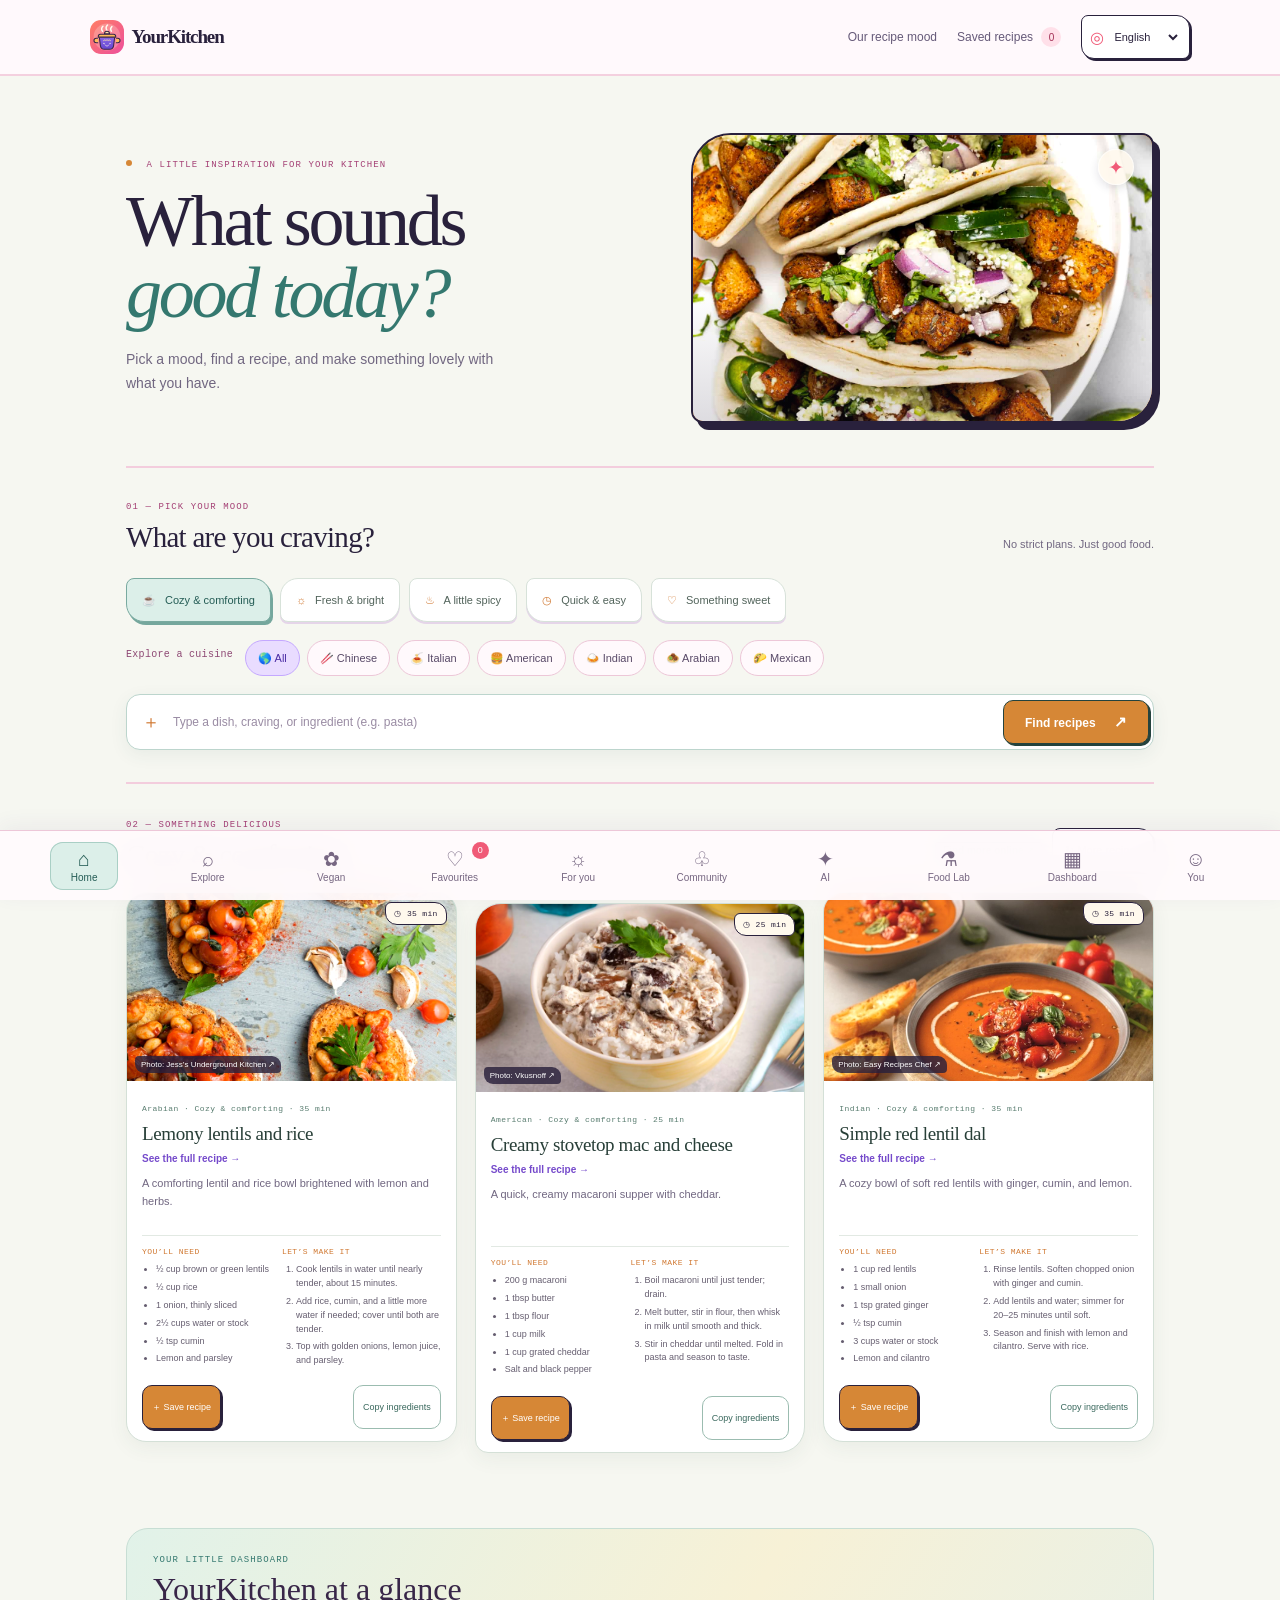
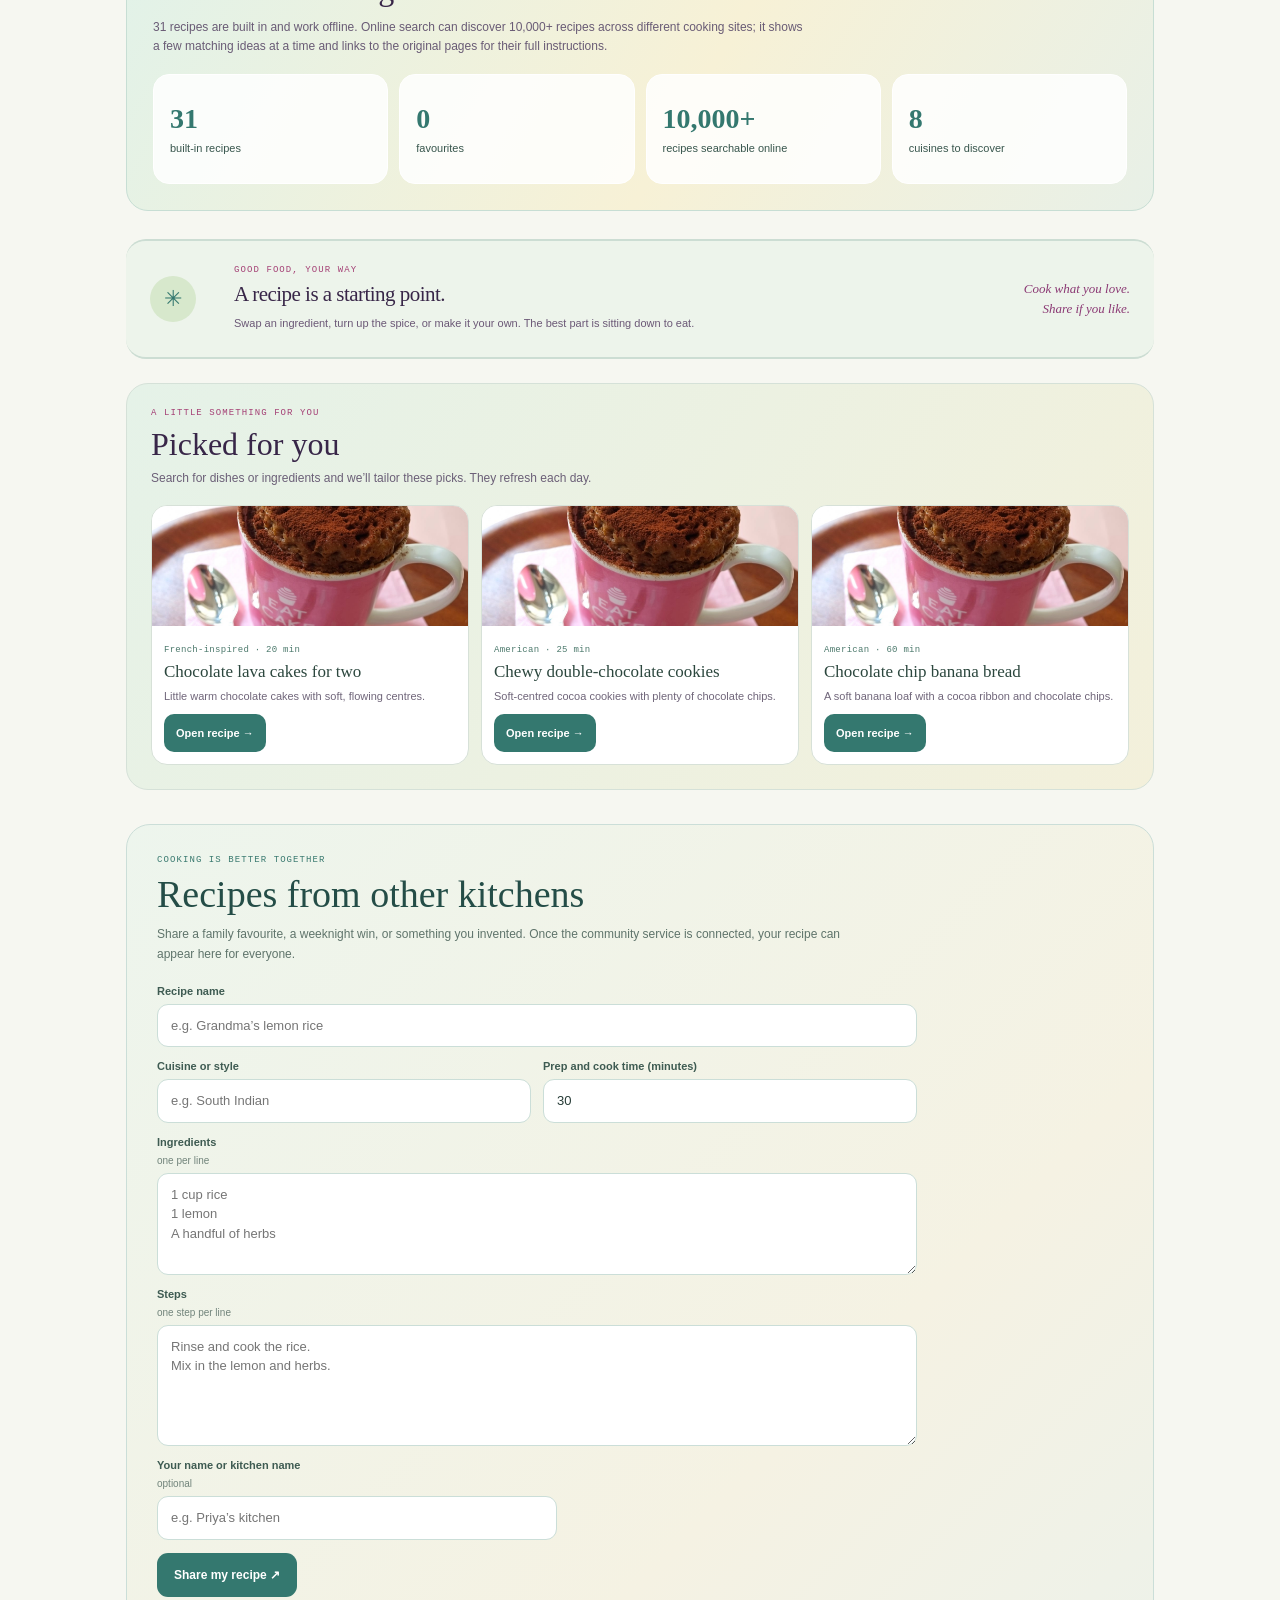
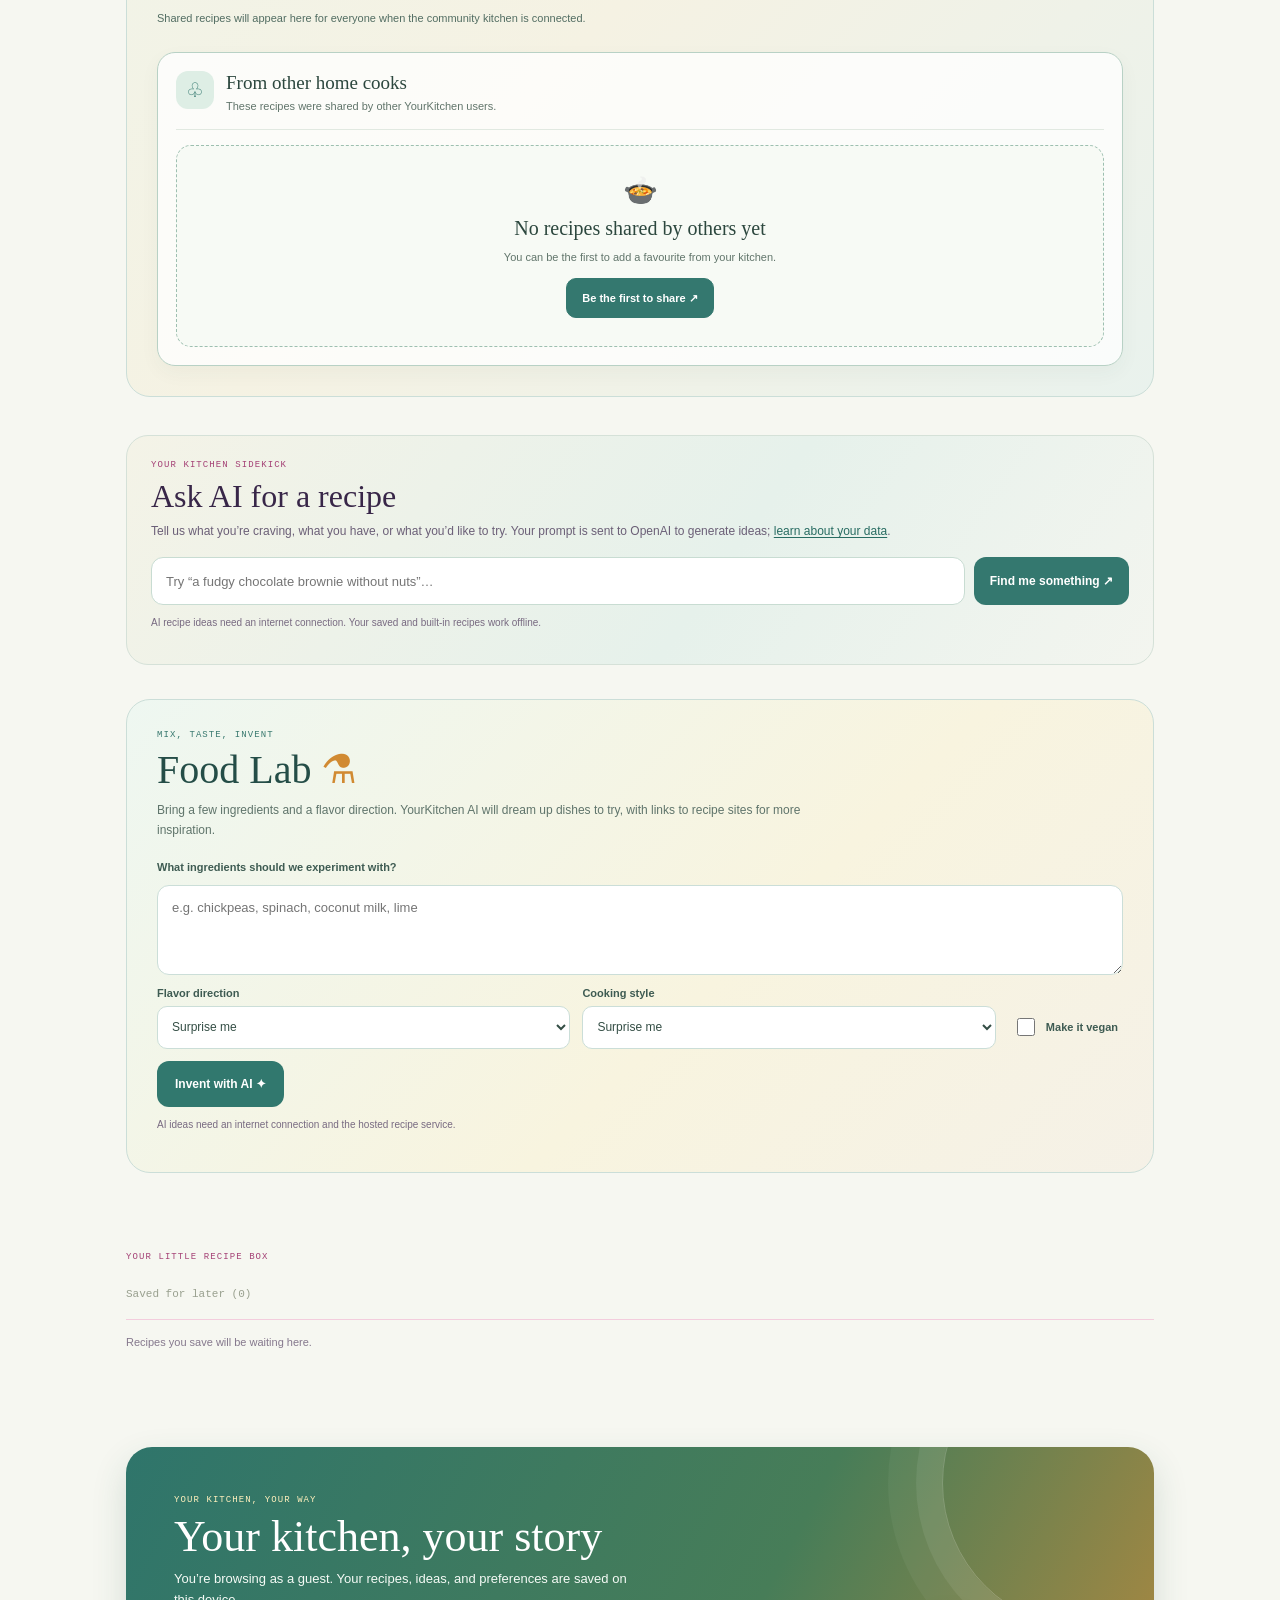
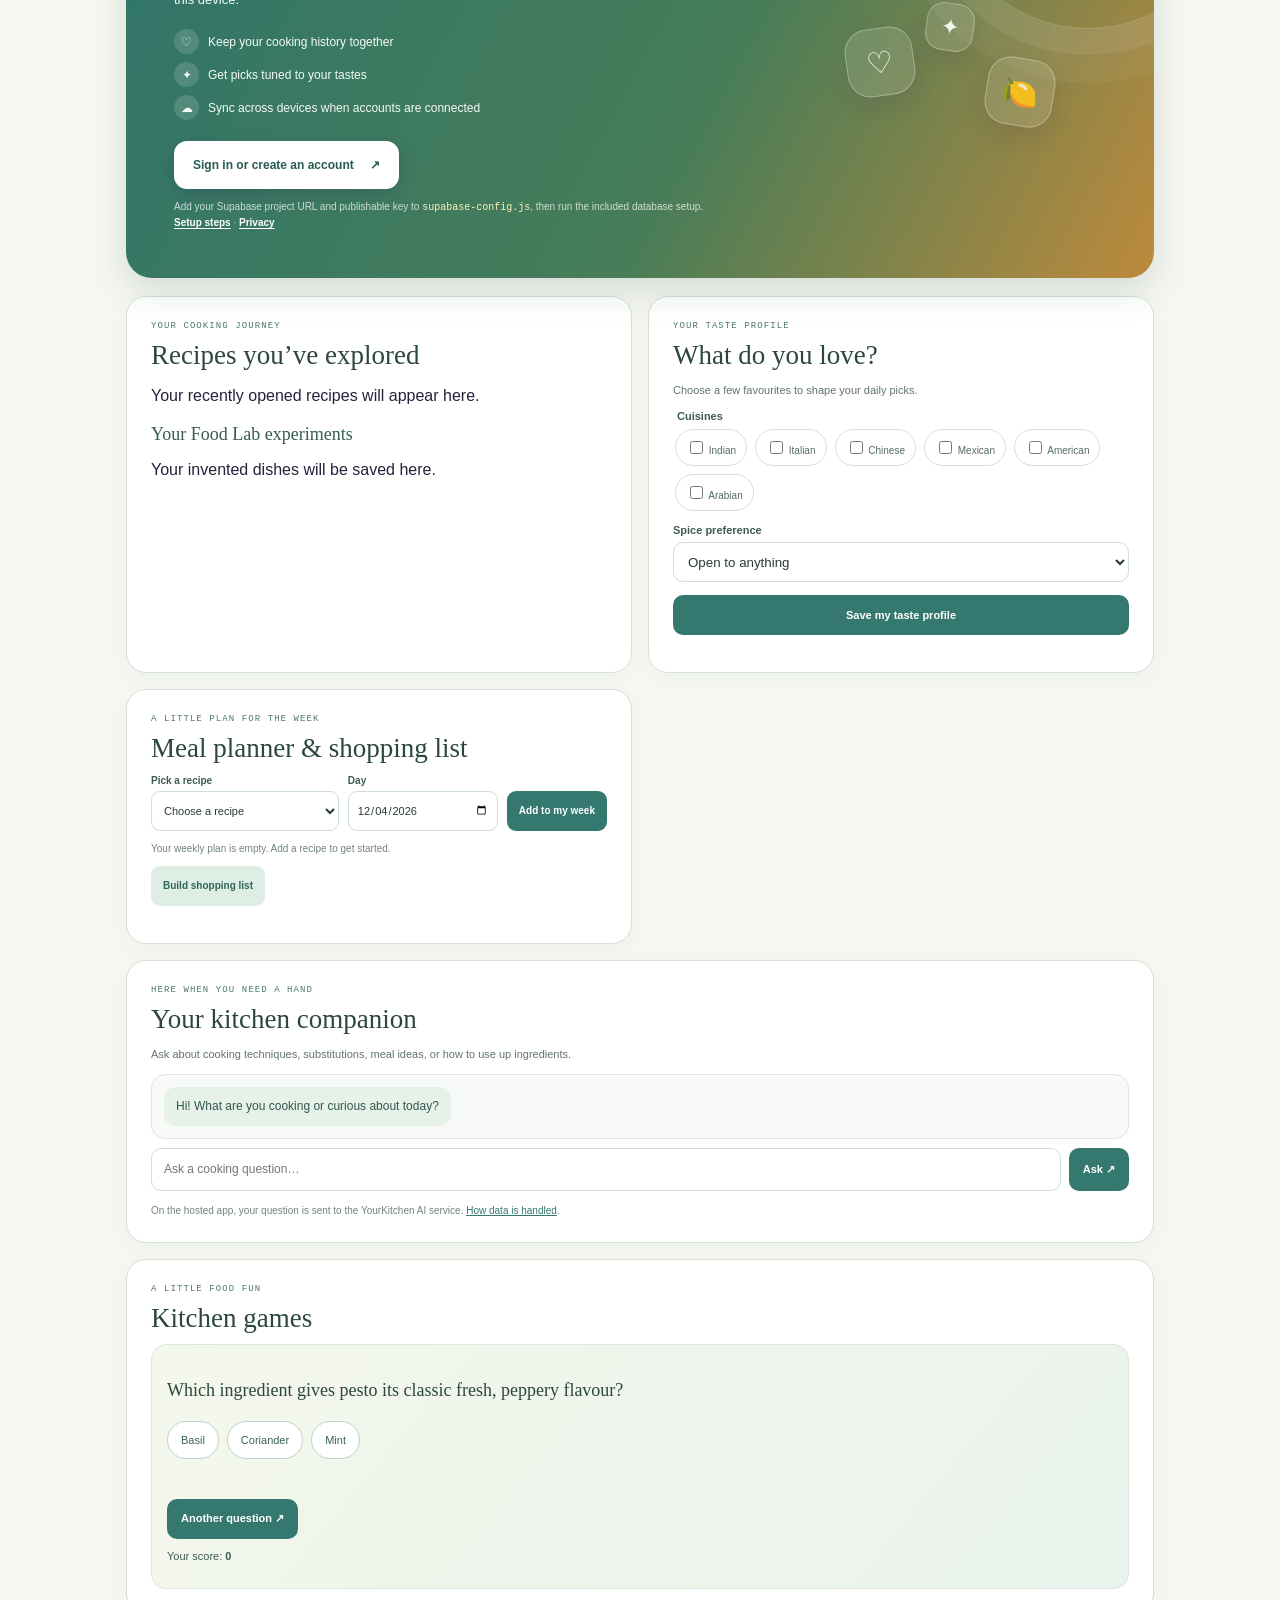
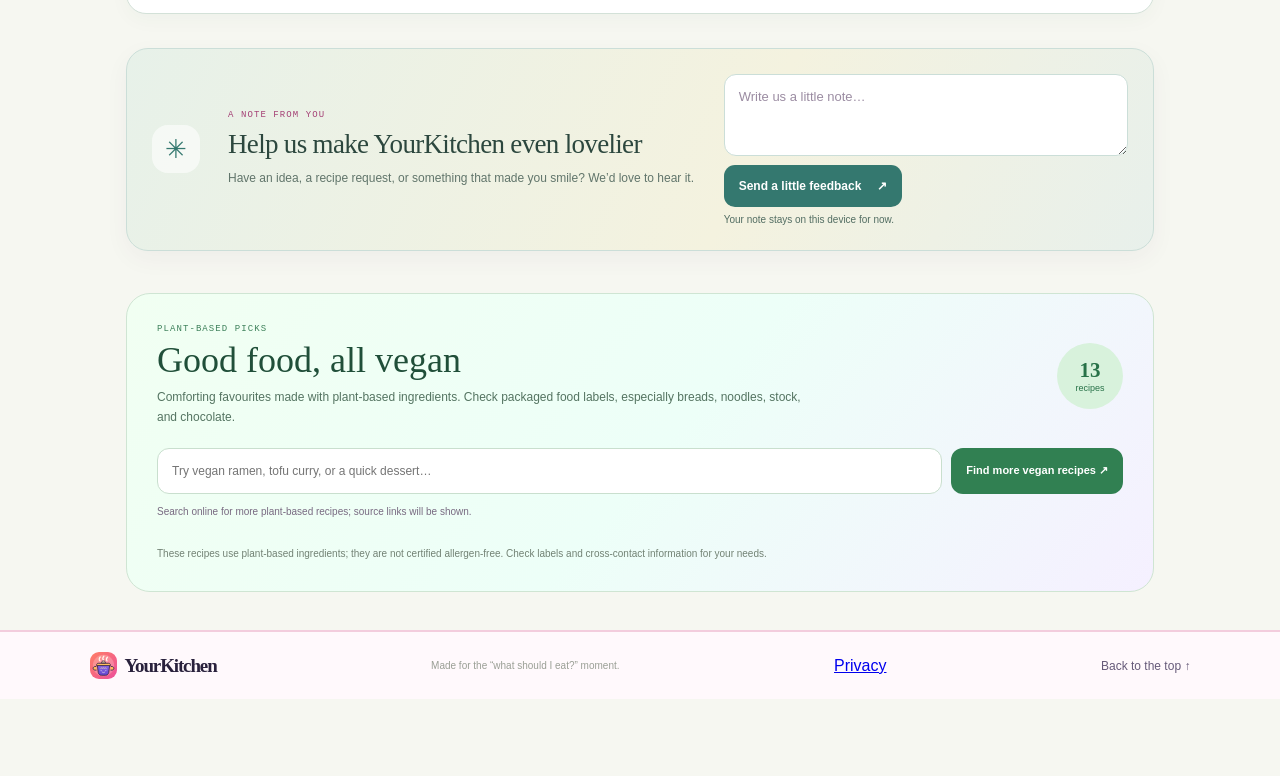
<file: Codex/2026-10-03/ca/index.html>
<!doctype html>
<html lang="en">
<head>
  <meta charset="utf-8" />
  <meta name="viewport" content="width=device-width, initial-scale=1, viewport-fit=cover" />
  <meta name="theme-color" content="#f6f7f1" />
  <meta name="description" content="Pick a cooking mood and find something delicious to make." />
  <meta name="color-scheme" content="light" />
  <meta name="apple-mobile-web-app-capable" content="yes" />
  <meta name="apple-mobile-web-app-title" content="YourKitchen" />
  <title>YourKitchen — Recipes for your mood</title>
  <link rel="manifest" href="manifest.webmanifest" />
  <link rel="icon" href="assets/icon.svg" type="image/svg+xml" />
  <link rel="stylesheet" href="styles.css" />
</head>
<body class="recipe-site">
  <header class="topbar">
    <a class="brand" href="#top" aria-label="YourKitchen home"><img class="brand-mark" src="assets/icon.svg" alt="" /> YourKitchen</a>
    <nav><a id="nav-mood" href="#how">Our recipe mood</a><a href="#saved"><span id="nav-saved">Saved recipes</span> <span id="saved-count" class="count">0</span></a><label class="language-control"><span aria-hidden="true">◎</span><span class="sr-only">Language</span><select id="language-picker" aria-label="Choose language"><option value="en">English</option><option value="es">Español</option><option value="fr">Français</option><option value="hi">हिन्दी</option><option value="pt">Português</option><option value="zh">中文</option><option value="de">Deutsch</option><option value="te">తెలుగు</option><option value="ja">日本語</option><option value="ko">한국어</option><option value="ta">தமிழ்</option><option value="ml">മലയാളം</option><option value="kn">ಕನ್ನಡ</option><option value="it">Italiano</option></select></label></nav>
  </header>
  <main id="top">
    <section class="hero">
      <div class="hero-copy"><p id="hero-eyebrow" class="eyebrow"><span class="eyebrow-dot"></span> A LITTLE INSPIRATION FOR YOUR KITCHEN</p><h1 id="hero-title">What sounds<br /><em>good today?</em></h1><p id="hero-intro" class="intro">Pick a mood, find a recipe, and make something lovely with what you have.</p></div>
      <div class="hero-art hero-photo"><img id="hero-image" class="hero-image" src="assets/recipes/potato-tacos.jpg" alt="A colorful platter of crispy potato tacos with fresh herbs and lime" /><span class="hero-photo-spark" aria-hidden="true">✦</span></div>
    </section>
    <section id="workbench" class="workbench" aria-label="Choose a recipe theme"><div class="section-heading"><div><p id="mood-eyebrow" class="eyebrow">01 — PICK YOUR MOOD</p><h2 id="mood-title">What are you craving?</h2></div><span id="mood-note" class="step-note">No strict plans. Just good food.</span></div>
      <div class="mood-list" role="group" aria-label="Recipe themes">
        <button class="mood active" data-mood="cozy" aria-pressed="true"><span>☕</span> Cozy & comforting</button><button class="mood" data-mood="fresh" aria-pressed="false"><span>☼</span> Fresh & bright</button><button class="mood" data-mood="spicy" aria-pressed="false"><span>♨</span> A little spicy</button><button class="mood" data-mood="quick" aria-pressed="false"><span>◷</span> Quick & easy</button><button class="mood" data-mood="sweet" aria-pressed="false"><span>♡</span> Something sweet</button>
      </div>
      <div class="cuisine-picker"><span>Explore a cuisine</span><div class="cuisine-list" role="group" aria-label="Filter recipes by cuisine"><button class="cuisine active" data-cuisine="all" aria-pressed="true">🌎 All</button><button class="cuisine" data-cuisine="Chinese">🥢 Chinese</button><button class="cuisine" data-cuisine="Italian">🍝 Italian</button><button class="cuisine" data-cuisine="American">🍔 American</button><button class="cuisine" data-cuisine="Indian">🍛 Indian</button><button class="cuisine" data-cuisine="Arabian">🧆 Arabian</button><button class="cuisine" data-cuisine="Mexican">🌮 Mexican</button></div></div>
      <div class="ingredient-row"><label class="sr-only" for="recipe-query">A dish, craving, or ingredient</label><span class="ingredient-icon">＋</span><input id="recipe-query" maxlength="60" placeholder="Type a dish, craving, or ingredient (e.g. pasta)" autocomplete="off" /><button id="find-recipes" class="generate-button" type="button">Find recipes <span>↗</span></button></div>
    </section>
    <section id="results" class="results" aria-live="polite"><div class="results-heading"><div><p id="results-eyebrow" class="eyebrow">02 — SOMETHING DELICIOUS</p><h2 id="results-title">A cozy kind of day</h2></div><div class="result-tools"><button id="search-web-recipes" class="web-search-link" type="button">Find more online ↗</button><button id="refresh" class="refresh-button" type="button">↻ More recipes</button></div></div><div id="recipe-grid" class="recipe-grid"></div><p id="web-recipe-status" class="ai-status" role="status" aria-live="polite"></p><div id="web-recipe-results" class="ai-recipe-results"></div></section>
    <section id="dashboard" class="dashboard-section"><p class="eyebrow">YOUR LITTLE DASHBOARD</p><h2>YourKitchen at a glance</h2><p class="dashboard-note">31 recipes are built in and work offline. Online search can discover 10,000+ recipes across different cooking sites; it shows a few matching ideas at a time and links to the original pages for their full instructions.</p><div class="dashboard-grid"><a href="#workbench"><strong id="dashboard-recipe-count">31</strong><span>built-in recipes</span></a><a href="#saved"><strong id="dashboard-saved-count">0</strong><span>favourites</span></a><a href="#ai"><strong>10,000+</strong><span>recipes searchable online</span></a><a href="#for-you"><strong id="dashboard-cuisine-count">8</strong><span>cuisines to discover</span></a></div></section>
    <section id="how" class="how-section"><div class="how-number">✳</div><div><p id="how-eyebrow" class="eyebrow">GOOD FOOD, YOUR WAY</p><h2 id="how-title">A recipe is a starting point.</h2><p id="how-copy">Swap an ingredient, turn up the spice, or make it your own. The best part is sitting down to eat.</p></div><span id="how-aside" class="how-aside">Cook what you love.<br />Share if you like.</span></section>
    <section id="for-you" class="personal-section"><p class="eyebrow">A LITTLE SOMETHING FOR YOU</p><h2>Picked for you</h2><p class="personal-note" aria-live="polite">Search for dishes or ingredients and we’ll tailor these picks. They refresh each day.</p><button id="clear-search-history" class="clear-search-history" type="button" hidden>Clear recent searches</button><div id="for-you-grid" class="for-you-grid"></div></section>
    <section id="community-recipes" class="community-section"><div class="community-heading"><p class="eyebrow">COOKING IS BETTER TOGETHER</p><h2>Recipes from other kitchens</h2><p>Share a family favourite, a weeknight win, or something you invented. Once the community service is connected, your recipe can appear here for everyone.</p></div><form id="community-recipe-form" class="community-form"><label>Recipe name<input name="name" maxlength="100" required placeholder="e.g. Grandma’s lemon rice" /></label><div class="community-form-row"><label>Cuisine or style<input name="cuisine" maxlength="40" placeholder="e.g. South Indian" /></label><label>Prep and cook time (minutes)<input name="time" type="number" min="1" max="600" value="30" required /></label></div><label>Ingredients <span class="field-hint">one per line</span><textarea name="ingredients" rows="4" maxlength="1200" required placeholder="1 cup rice&#10;1 lemon&#10;A handful of herbs"></textarea></label><label>Steps <span class="field-hint">one step per line</span><textarea name="steps" rows="5" maxlength="2400" required placeholder="Rinse and cook the rice.&#10;Mix in the lemon and herbs."></textarea></label><label class="community-credit">Your name or kitchen name <span class="field-hint">optional</span><input name="author" maxlength="50" placeholder="e.g. Priya’s kitchen" /></label><button type="submit">Share my recipe <span aria-hidden="true">↗</span></button><p id="community-recipe-status" class="community-status" role="status" aria-live="polite">Shared recipes will appear here for everyone when the community kitchen is connected.</p></form><div class="community-recipes-box"><div class="community-recipes-box-heading"><span aria-hidden="true">♧</span><div><strong>From other home cooks</strong><p>These recipes were shared by other YourKitchen users.</p></div></div><div id="community-recipe-list" class="community-recipe-list" aria-live="polite"></div></div></section>
    <section id="ai" class="ai-section"><div class="ai-section-intro"><p class="eyebrow">YOUR KITCHEN SIDEKICK</p><h2>Ask AI for a recipe</h2><p>Tell us what you’re craving, what you have, or what you’d like to try. Your prompt is sent to OpenAI to generate ideas; <a href="privacy.html">learn about your data</a>.</p></div><form id="ai-recipe-form"><label class="sr-only" for="ai-recipe-prompt">Describe a recipe idea</label><input id="ai-recipe-prompt" maxlength="300" placeholder="Try “a fudgy chocolate brownie without nuts”…" required /><button type="submit">Find me something <span aria-hidden="true">↗</span></button></form><p id="ai-recipe-status" class="ai-status" role="status" aria-live="polite">AI recipe ideas need an internet connection. Your saved and built-in recipes work offline.</p><div id="ai-recipe-results" class="ai-recipe-results"></div></section>
    <section id="food-lab" class="food-lab-section"><div class="food-lab-heading"><p class="eyebrow">MIX, TASTE, INVENT</p><h2>Food Lab <span aria-hidden="true">⚗</span></h2><p>Bring a few ingredients and a flavor direction. YourKitchen AI will dream up dishes to try, with links to recipe sites for more inspiration.</p></div><form id="food-lab-form" class="food-lab-form"><label for="food-lab-ingredients">What ingredients should we experiment with?</label><textarea id="food-lab-ingredients" maxlength="240" required placeholder="e.g. chickpeas, spinach, coconut milk, lime"></textarea><div class="food-lab-controls"><label>Flavor direction<select id="food-lab-flavor"><option value="surprise me">Surprise me</option><option value="bright and tangy">Bright & tangy</option><option value="cozy and savory">Cozy & savory</option><option value="spicy and bold">Spicy & bold</option><option value="sweet and playful">Sweet & playful</option></select></label><label>Cooking style<select id="food-lab-style"><option value="any cooking style">Surprise me</option><option value="quick stovetop">Quick stovetop</option><option value="oven baked">Oven baked</option><option value="no-cook">No-cook</option><option value="one pot">One pot</option></select></label><label class="food-lab-vegan"><input id="food-lab-vegan" type="checkbox" /> Make it vegan</label></div><button type="submit">Invent with AI <span aria-hidden="true">✦</span></button></form><p id="food-lab-status" class="ai-status" role="status" aria-live="polite">AI ideas need an internet connection and the hosted recipe service.</p><div id="food-lab-results" class="ai-recipe-results"></div></section>
    <section id="saved" class="saved-section"><div class="saved-head"><div><p id="saved-eyebrow" class="eyebrow">YOUR LITTLE RECIPE BOX</p><h2><span id="saved-title">Saved for later</span> <span id="saved-heading-count">(0)</span></h2></div><button id="clear-saved" class="clear-button" type="button" hidden>Clear all</button></div><div id="saved-list" class="saved-list"><p class="empty-saved">Recipes you save will be waiting here.</p></div></section>
    <section id="account" class="account-section"><div class="account-card"><div class="account-art" aria-hidden="true"><span>♡</span><span>✦</span><span>🍋</span></div><div class="account-copy"><p class="eyebrow">YOUR KITCHEN, YOUR WAY</p><h2>Your kitchen, your story</h2><p id="account-status" class="account-status" role="status" aria-live="polite">You’re browsing as a guest. Your recipes, ideas, and preferences are saved on this device.</p><div class="account-benefits"><span><i>♡</i> Keep your cooking history together</span><span><i>✦</i> Get picks tuned to your tastes</span><span><i>☁</i> Sync across devices when accounts are connected</span></div><button class="account-signup" type="button" id="account-signup" aria-describedby="account-note">Sign in or create an account <span aria-hidden="true">↗</span></button><button id="account-signout" class="account-signout" type="button" hidden>Sign out</button><form id="account-auth-form" class="account-auth-form" hidden><label>Email<input name="email" type="email" autocomplete="email" required /></label><label>Password<input name="password" type="password" minlength="8" autocomplete="current-password" required /></label><div><button name="mode" value="signin" type="submit">Sign in</button><button name="mode" value="signup" type="submit">Create account</button></div></form><p id="account-note" class="account-note">Add your Supabase project URL and publishable key to <code>supabase-config.js</code>, then run the included database setup. <a href="AI_SETUP.md">Setup steps</a> · <a href="privacy.html">Privacy</a></p></div></div><div class="you-content"><section class="you-panel"><p class="eyebrow">YOUR COOKING JOURNEY</p><h2>Recipes you’ve explored</h2><div id="recent-recipes-list" class="you-recipe-list"><p>Your recently opened recipes will appear here.</p></div><h3>Your Food Lab experiments</h3><div id="food-lab-history" class="you-recipe-list"><p>Your invented dishes will be saved here.</p></div></section><section class="you-panel"><p class="eyebrow">YOUR TASTE PROFILE</p><h2>What do you love?</h2><p>Choose a few favourites to shape your daily picks.</p><form id="taste-profile-form" class="taste-profile-form"><fieldset><legend>Cuisines</legend><label><input type="checkbox" name="cuisine" value="Indian" /> Indian</label><label><input type="checkbox" name="cuisine" value="Italian" /> Italian</label><label><input type="checkbox" name="cuisine" value="Chinese" /> Chinese</label><label><input type="checkbox" name="cuisine" value="Mexican" /> Mexican</label><label><input type="checkbox" name="cuisine" value="American" /> American</label><label><input type="checkbox" name="cuisine" value="Arabian" /> Arabian</label></fieldset><label class="taste-spice">Spice preference<select name="spice"><option value="any">Open to anything</option><option value="mild">Keep it mild</option><option value="medium">A little heat</option><option value="hot">Bring on the spice</option></select></label><button type="submit">Save my taste profile</button><p id="taste-profile-status" role="status"></p></form></section><section class="you-panel you-meal-panel"><p class="eyebrow">A LITTLE PLAN FOR THE WEEK</p><h2>Meal planner & shopping list</h2><form id="meal-plan-form" class="meal-plan-form"><label>Pick a recipe<select id="meal-plan-recipe" required></select></label><label>Day<input id="meal-plan-date" type="date" required /></label><button type="submit">Add to my week</button></form><div id="meal-plan-list" class="meal-plan-list"></div><button id="make-shopping-list" class="meal-plan-secondary" type="button">Build shopping list</button><div id="shopping-list" class="shopping-list" aria-live="polite"></div></section><section class="you-panel you-chat-panel"><p class="eyebrow">HERE WHEN YOU NEED A HAND</p><h2>Your kitchen companion</h2><p>Ask about cooking techniques, substitutions, meal ideas, or how to use up ingredients.</p><div id="kitchen-chat-log" class="kitchen-chat-log" role="log" aria-live="polite"><p class="chat-bubble assistant-bubble">Hi! What are you cooking or curious about today?</p></div><form id="kitchen-chat-form" class="kitchen-chat-form"><label class="sr-only" for="kitchen-chat-question">Message your kitchen companion</label><input id="kitchen-chat-question" maxlength="240" required placeholder="Ask a cooking question…" /><button type="submit">Ask ↗</button></form><small>On the hosted app, your question is sent to the YourKitchen AI service. <a href="privacy.html">How data is handled</a>.</small></section><section class="you-panel kitchen-game-panel"><p class="eyebrow">A LITTLE FOOD FUN</p><h2>Kitchen games</h2><div class="game-card"><p id="game-question">Which ingredient gives pesto its classic fresh, peppery flavour?</p><div id="game-options" class="game-options"><button type="button" data-answer="basil">Basil</button><button type="button" data-answer="coriander">Coriander</button><button type="button" data-answer="mint">Mint</button></div><p id="game-status" role="status" aria-live="polite"></p><button id="new-food-question" type="button" class="game-next">Another question ↗</button><p class="game-score">Your score: <strong id="game-score">0</strong></p></div></section></div></section>
    <section class="feedback-section" aria-labelledby="feedback-title"><div class="feedback-spark" aria-hidden="true">✳</div><div class="feedback-copy"><p class="eyebrow">A NOTE FROM YOU</p><h2 id="feedback-title">Help us make YourKitchen even lovelier</h2><p>Have an idea, a recipe request, or something that made you smile? We’d love to hear it.</p></div><form id="feedback-form" class="feedback-form"><label class="sr-only" for="feedback-message">Your feedback</label><textarea id="feedback-message" maxlength="500" required placeholder="Write us a little note…"></textarea><button class="feedback-submit" type="submit">Send a little feedback <span aria-hidden="true">↗</span></button><p class="feedback-note">Your note stays on this device for now.</p></form></section>
    <section id="vegan" class="vegan-section"><div class="vegan-heading"><div><p class="eyebrow">PLANT-BASED PICKS</p><h2>Good food, all vegan</h2><p>Comforting favourites made with plant-based ingredients. Check packaged food labels, especially breads, noodles, stock, and chocolate.</p></div><span class="vegan-count"><strong id="vegan-count">13</strong><small>recipes</small></span></div><form id="vegan-search-form" class="vegan-search-form"><label class="sr-only" for="vegan-recipe-query">Find more vegan recipes online</label><input id="vegan-recipe-query" maxlength="100" placeholder="Try vegan ramen, tofu curry, or a quick dessert…" /><button type="submit">Find more vegan recipes ↗</button></form><p id="vegan-recipe-status" class="ai-status" role="status" aria-live="polite">Search online for more plant-based recipes; source links will be shown.</p><div id="vegan-grid" class="vegan-grid"></div><div id="vegan-web-results" class="ai-recipe-results"></div><p class="vegan-note">These recipes use plant-based ingredients; they are not certified allergen-free. Check labels and cross-contact information for your needs.</p></section>
  </main>
  <footer><a class="brand" href="#top"><img class="brand-mark" src="assets/icon.svg" alt="" /> YourKitchen</a><span id="footer-note">Made for the “what should I eat?” moment.</span><a href="privacy.html">Privacy</a><a id="back-top" href="#top">Back to the top ↑</a></footer>
  <dialog id="recipe-dialog" class="recipe-dialog" aria-labelledby="dialog-title"><div class="dialog-head"><div><p class="eyebrow">LET’S COOK THIS</p><h2 id="dialog-title"></h2></div><div class="dialog-head-actions"><button id="dialog-save" class="dialog-save" type="button">＋ Save recipe</button><button id="dialog-close" class="dialog-close" type="button" aria-label="Close recipe">×</button></div></div><div id="dialog-recipe" class="dialog-recipe"></div><section class="cook-helper" aria-labelledby="helper-title"><div><p class="eyebrow">HERE IF YOU NEED A HAND</p><h3 id="helper-title">Questions about this dish?</h3><p class="helper-intro">Ask about an ingredient, a step, or a simple swap.</p></div><form id="helper-form"><label class="sr-only" for="helper-question">Your cooking question</label><input id="helper-question" maxlength="240" required placeholder="e.g. Can I make this less spicy?" /><button type="submit">Ask <span aria-hidden="true">↗</span></button></form><p id="helper-answer" class="helper-answer" role="status" aria-live="polite" hidden></p><p class="helper-offline-note">The offline helper uses recipe details from this page. When connected, your question and the selected recipe go to OpenAI for an answer.</p></section></dialog>
  <nav class="bottom-nav" aria-label="Main navigation"><a href="#top" data-page="home" aria-label="Home"><span aria-hidden="true">⌂</span><small>Home</small></a><a href="#workbench" data-page="explore" aria-label="Explore recipes"><span aria-hidden="true">⌕</span><small>Explore</small></a><a href="#vegan" data-page="vegan" aria-label="Vegan recipes"><span aria-hidden="true">✿</span><small>Vegan</small></a><a href="#saved" data-page="favorites" aria-label="Favourites"><span aria-hidden="true">♡</span><small>Favourites</small><b id="bottom-saved-count">0</b></a><a href="#for-you" data-page="for-you" aria-label="For you"><span aria-hidden="true">☼</span><small>For you</small></a><a href="#community-recipes" data-page="community" aria-label="Recipes from other kitchens"><span aria-hidden="true">♧</span><small>Community</small></a><a href="#ai" data-page="ai" aria-label="AI recipes"><span aria-hidden="true">✦</span><small>AI</small></a><a href="#food-lab" data-page="food-lab" aria-label="Food Lab"><span aria-hidden="true">⚗</span><small>Food Lab</small></a><a href="#dashboard" data-page="dashboard" aria-label="Dashboard"><span aria-hidden="true">▦</span><small>Dashboard</small></a><a href="#account" data-page="you" aria-label="Your account"><span aria-hidden="true">☺</span><small>You</small></a></nav>
  <div id="toast" role="status" class="toast" aria-live="polite"></div><script src="translations.js"></script><script src="supabase-config.js"></script><script src="script.js"></script>
</body>
</html>
</file>
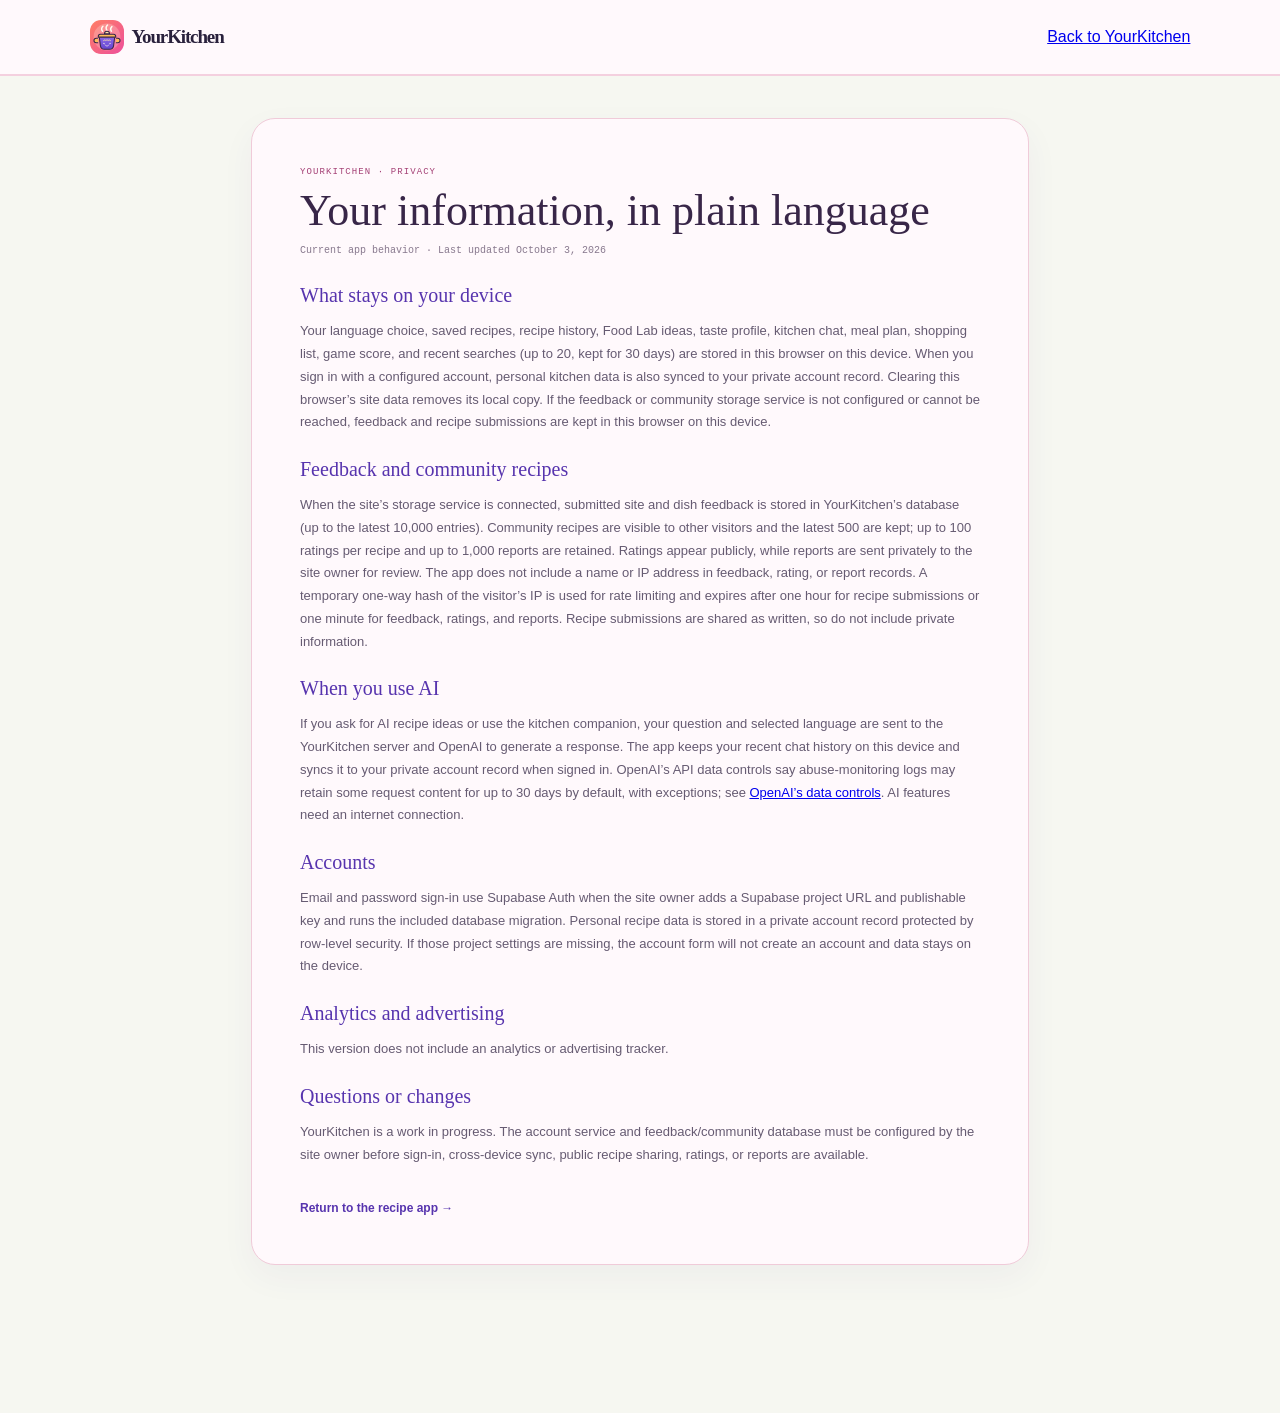
<file: Codex/2026-10-03/ca/privacy.html>
<!doctype html>
<html lang="en">
<head>
  <meta charset="utf-8" />
  <meta name="viewport" content="width=device-width, initial-scale=1" />
  <meta name="theme-color" content="#f6f7f1" />
  <title>Privacy · YourKitchen</title>
  <link rel="icon" href="assets/icon.svg" type="image/svg+xml" />
  <link rel="stylesheet" href="styles.css" />
</head>
<body class="recipe-site policy-page">
  <header class="topbar"><a class="brand" href="index.html"><img class="brand-mark" src="assets/icon.svg" alt="" /> YourKitchen</a><a href="index.html">Back to YourKitchen</a></header>
  <main>
    <section class="policy-card">
      <p class="eyebrow">YOURKITCHEN · PRIVACY</p>
      <h1>Your information, in plain language</h1>
      <p class="policy-updated">Current app behavior · Last updated October 3, 2026</p>
      <h2>What stays on your device</h2>
      <p>Your language choice, saved recipes, recipe history, Food Lab ideas, taste profile, kitchen chat, meal plan, shopping list, game score, and recent searches (up to 20, kept for 30 days) are stored in this browser on this device. When you sign in with a configured account, personal kitchen data is also synced to your private account record. Clearing this browser’s site data removes its local copy. If the feedback or community storage service is not configured or cannot be reached, feedback and recipe submissions are kept in this browser on this device.</p>
      <h2>Feedback and community recipes</h2>
      <p>When the site’s storage service is connected, submitted site and dish feedback is stored in YourKitchen’s database (up to the latest 10,000 entries). Community recipes are visible to other visitors and the latest 500 are kept; up to 100 ratings per recipe and up to 1,000 reports are retained. Ratings appear publicly, while reports are sent privately to the site owner for review. The app does not include a name or IP address in feedback, rating, or report records. A temporary one-way hash of the visitor’s IP is used for rate limiting and expires after one hour for recipe submissions or one minute for feedback, ratings, and reports. Recipe submissions are shared as written, so do not include private information.</p>
      <h2>When you use AI</h2>
      <p>If you ask for AI recipe ideas or use the kitchen companion, your question and selected language are sent to the YourKitchen server and OpenAI to generate a response. The app keeps your recent chat history on this device and syncs it to your private account record when signed in. OpenAI’s API data controls say abuse-monitoring logs may retain some request content for up to 30 days by default, with exceptions; see <a href="https://developers.openai.com/api/docs/guides/your-data" target="_blank" rel="noopener noreferrer">OpenAI’s data controls</a>. AI features need an internet connection.</p>
      <h2>Accounts</h2>
      <p>Email and password sign-in use Supabase Auth when the site owner adds a Supabase project URL and publishable key and runs the included database migration. Personal recipe data is stored in a private account record protected by row-level security. If those project settings are missing, the account form will not create an account and data stays on the device.</p>
      <h2>Analytics and advertising</h2>
      <p>This version does not include an analytics or advertising tracker.</p>
      <h2>Questions or changes</h2>
      <p>YourKitchen is a work in progress. The account service and feedback/community database must be configured by the site owner before sign-in, cross-device sync, public recipe sharing, ratings, or reports are available.</p>
      <a class="policy-home" href="index.html">Return to the recipe app →</a>
    </section>
  </main>
</body>
</html>
</file>
<file: Codex/2026-10-03/ca/styles.css>
:root{--paper:#f7f7f3;--ink:#19251d;--muted:#737b70;--green:#34563b;--green-dark:#28442e;--lime:#d9e9a9;--line:#e4e6dc;--white:#fff;--serif:'Playfair Display',Georgia,serif;--sans:'DM Sans',Arial,sans-serif;--mono:'DM Mono',monospace}*{box-sizing:border-box}html{scroll-behavior:smooth}body{margin:0;background:var(--paper);color:var(--ink);font-family:var(--sans);-webkit-font-smoothing:antialiased}.topbar{height:76px;border-bottom:1px solid var(--line);display:flex;align-items:center;justify-content:space-between;padding:0 max(7vw,24px)}.brand{font-size:16px;font-weight:700;letter-spacing:-.04em;color:var(--ink);text-decoration:none;display:inline-flex;align-items:center;gap:8px}.brand-mark{font-size:20px;color:#719052}.topbar nav{display:flex;align-items:center;gap:34px}.topbar nav a,footer>a:last-child{font-size:12px;color:#5f695e;text-decoration:none}.topbar nav a:hover,footer>a:last-child:hover{color:var(--green)}.count{display:inline-flex;margin-left:5px;background:#e9eddc;border-radius:20px;min-width:20px;height:20px;align-items:center;justify-content:center;font-size:10px;color:var(--green)}main{max-width:1100px;margin:auto;padding:0 36px}.hero{min-height:355px;display:grid;grid-template-columns:1.1fr .9fr;align-items:center;padding:49px 0 38px}.eyebrow{font-family:var(--mono);font-size:9px;letter-spacing:.12em;color:#78836e;margin:0 0 16px}.eyebrow-dot{display:inline-block;width:6px;height:6px;border-radius:50%;background:#91a66b;margin:0 8px 1px 0}.hero h1{font-family:var(--serif);font-size:clamp(42px,5.3vw,63px);line-height:1.04;font-weight:500;letter-spacing:-.045em;margin:0 0 18px}.hero h1 em{color:#66804f;font-weight:500}.intro{font-size:13px;line-height:1.75;color:#6e756a;max-width:370px;margin:0}.hero-art{height:270px;position:relative;overflow:hidden;background:#e9eddf;border-radius:3px}.sun{width:155px;height:155px;border-radius:50%;background:#d9e8b2;position:absolute;top:31px;right:85px}.orbit{position:absolute;border:1px solid rgba(95,122,70,.25);border-radius:50%;transform:rotate(-25deg)}.orbit-one{width:300px;height:112px;top:72px;left:61px}.orbit-two{width:255px;height:175px;top:31px;left:85px;transform:rotate(43deg)}.spark{position:absolute;color:#6e8752}.s1{top:39px;left:67px;font-size:16px}.s2{right:51px;top:88px;font-size:17px}.s3{left:81px;bottom:43px;font-size:13px}.plant{position:absolute;bottom:44px;left:50%;transform:translateX(-50%);width:108px;height:155px}.stem{position:absolute;bottom:56px;left:52px;height:87px;width:2px;background:#6a8052;transform:rotate(3deg)}.leaf{position:absolute;width:38px;height:20px;background:#819c62;border-radius:100% 0 100% 0}.leaf-left{bottom:107px;left:20px;transform:rotate(9deg)}.leaf-right{bottom:132px;left:52px;transform:scaleX(-1) rotate(16deg);background:#67834c}.pot{position:absolute;bottom:0;left:19px;width:75px;height:49px;background:#c77c5e;clip-path:polygon(5% 0,95% 0,82% 100%,18% 100%);border-radius:2px}.pot:before{content:"";position:absolute;top:0;left:0;width:100%;height:7px;background:#a9634c}.art-caption{position:absolute;right:21px;bottom:22px;color:#78836d;font-family:var(--serif);font-style:italic;font-size:13px;line-height:1.35}.workbench{padding:34px 0 36px;border-top:1px solid var(--line);border-bottom:1px solid var(--line)}.section-heading,.results-heading,.saved-head{display:flex;align-items:flex-end;justify-content:space-between}.section-heading h2,.results-heading h2,.saved-head h2,.how-section h2{font-family:var(--serif);font-size:26px;font-weight:500;letter-spacing:-.025em;margin:0}.section-heading .eyebrow,.results-heading .eyebrow,.saved-head .eyebrow{margin-bottom:9px}.step-note{font-size:11px;color:#90968b;padding-bottom:4px}.input-row{height:56px;background:#fff;border:1px solid #dce0d4;display:flex;align-items:center;margin-top:23px;padding:5px 5px 5px 17px;box-shadow:0 3px 14px rgba(30,48,32,.025)}.input-icon{font-size:18px;color:#90a66b;margin-right:12px}.input-row input{border:0;outline:0;flex:1;min-width:0;color:var(--ink);font:13px var(--sans);background:transparent}.input-row input::placeholder{color:#a2a79d}.generate-button{height:44px;padding:0 21px;border:0;background:var(--green);color:#fff;font:600 12px var(--sans);cursor:pointer;transition:background .2s}.generate-button:hover{background:var(--green-dark)}.generate-button span{margin-left:15px;font-size:15px}.form-bottom{display:flex;justify-content:space-between;align-items:center;margin-top:16px}.styles{display:flex;align-items:center;gap:17px}.style-label,.card-number,.card-footer,.surprise-link{font-family:var(--mono);letter-spacing:.06em;font-size:8px;color:#818a7b}.chip-list{display:flex;gap:7px}.chip{font:11px var(--sans);color:#6d7668;border:1px solid #e2e5dc;background:transparent;padding:7px 11px;border-radius:20px;cursor:pointer}.chip:hover{border-color:#a9b999}.chip.active{color:#38543a;background:#edf1e7;border-color:#dbe4ce}.surprise-link{color:#65774f;background:none;border:0;cursor:pointer;font-size:9px}.surprise-link span{font-size:13px;margin-left:8px}.results{padding:37px 0 48px}.refresh-button{border:1px solid #dce1d4;background:transparent;color:#526849;padding:9px 12px;font:11px var(--sans);cursor:pointer}.refresh-button:hover{background:#edf1e7}.idea-grid{display:grid;grid-template-columns:repeat(3,1fr);gap:13px;margin-top:20px}.idea-card{min-height:221px;background:#fff;border:1px solid var(--line);padding:18px 18px 13px;display:flex;flex-direction:column;position:relative;overflow:hidden}.idea-card:nth-child(3n+2){background:#f0f1e9}.idea-card:nth-child(3n){background:#f5ede5}.card-number{font-size:8px;color:#7c8773}.idea-card h3{font-family:var(--serif);font-weight:500;font-size:18px;line-height:1.27;letter-spacing:-.02em;margin:31px 0 8px;max-width:270px}.idea-card p{font-size:11px;line-height:1.65;color:#788075;margin:0 0 16px;max-width:285px}.card-footer{margin-top:auto;padding-top:11px;border-top:1px solid rgba(79,99,66,.13);display:flex;justify-content:space-between;color:#87927c;font-size:7px}.seed-icon{position:absolute;right:20px;top:40px;font-size:22px;color:#a8bb8d}.note-shape{position:absolute;right:18px;top:37px;color:#ad8d6b;font-size:20px}.prompt-art{position:absolute;right:16px;top:25px;font:44px var(--serif);color:#d2a88d}.how-section{display:grid;grid-template-columns:64px 1fr auto;align-items:center;gap:20px;padding:27px 0;border-top:1px solid var(--line);border-bottom:1px solid var(--line)}.how-number{width:46px;height:46px;display:grid;place-items:center;border-radius:50%;background:#e8eddc;color:#77905c;font-size:22px}.how-section .eyebrow{margin-bottom:7px}.how-section h2{font-size:21px}.how-section p:not(.eyebrow){max-width:495px;font-size:11px;line-height:1.7;color:#798075;margin:7px 0 0}.how-aside{font:italic 13px/1.5 var(--serif);color:#8a967e;text-align:right}.saved-section{padding:38px 0 55px}.saved-head h2{font-size:24px}.saved-head h2 span{font:11px var(--mono);color:#99a08f;letter-spacing:0}.clear-button{background:none;border:0;color:#77836c;font:11px var(--sans);text-decoration:underline;cursor:pointer}.saved-list{margin-top:15px}.empty-saved{margin:0;padding:16px 0;color:#969c91;font-size:11px;border-top:1px solid var(--line)}.saved-item{display:flex;align-items:center;gap:16px;padding:15px 14px;border-top:1px solid var(--line);background:rgba(255,255,255,.48)}.saved-item .saved-text{flex:1}.saved-item strong{display:block;font:500 15px var(--serif)}.saved-item small{display:block;margin-top:5px;color:#8b9386;font-size:10px}.saved-item button{border:0;background:none;color:#738167;cursor:pointer;font:11px var(--sans)}.saved-item button:hover{color:var(--green)}footer{border-top:1px solid var(--line);padding:20px max(7vw,24px);display:flex;justify-content:space-between;align-items:center}footer .brand{font-size:13px}footer .brand-mark{font-size:17px}footer>span{color:#9a9f95;font-size:10px}.toast{position:fixed;bottom:22px;left:50%;transform:translate(-50%,15px);opacity:0;pointer-events:none;padding:11px 16px;background:#253b29;color:#fff;font-size:11px;transition:.2s;z-index:4}.toast.show{opacity:1;transform:translate(-50%,0)}.sr-only{position:absolute;width:1px;height:1px;padding:0;margin:-1px;overflow:hidden;clip:rect(0,0,0,0);white-space:nowrap;border:0}[hidden]{display:none!important}button:focus-visible,a:focus-visible,input:focus-visible{outline:2px solid #829b60;outline-offset:3px}@media(max-width:700px){.topbar{height:64px;padding:0 20px}.topbar nav{gap:15px}.topbar nav a{font-size:10px}main{padding:0 20px}.hero{grid-template-columns:1fr;padding:42px 0 28px;gap:23px}.hero-art{height:215px}.sun{right:calc(50% - 78px)}.orbit-one{left:calc(50% - 150px)}.orbit-two{left:calc(50% - 127px)}.section-heading{display:block}.step-note{display:block;margin-top:10px}.section-heading h2{font-size:23px}.styles{align-items:flex-start;flex-direction:column;gap:9px}.form-bottom{align-items:flex-end}.chip-list{gap:5px}.chip{font-size:10px;padding:7px 9px}.idea-grid{grid-template-columns:1fr;gap:9px}.idea-card{min-height:190px}.idea-card h3{margin-top:24px}.how-section{grid-template-columns:46px 1fr;gap:13px}.how-aside{display:none}.results-heading h2{font-size:23px}footer{padding:18px 20px;gap:12px;flex-wrap:wrap}footer>span{order:3;width:100%}}@media(max-width:390px){.input-row{padding-left:10px}.input-icon{margin-right:7px}.generate-button{padding:0 12px}.generate-button span{margin-left:6px}.surprise-link{font-size:8px}.chip{padding:6px 8px}.style-label{font-size:7px}}
.card-action{background:transparent;border:0;color:#65784f;font:8px var(--mono);letter-spacing:.03em;cursor:pointer;padding:3px 5px}.card-action:hover{color:#263f2b;text-decoration:underline}

/* Good Thyme recipe finder */
.recipe-site{background:#faf7f1;--paper:#faf7f1;--green:#526744;--green-dark:#384a32;--line:#e8e1d5}.recipe-site .brand-mark,.recipe-site .input-icon{color:#a46848}.recipe-site .hero-art{background:#f0e8d9}.recipe-site .sun{background:#e9cda8}.recipe-site .pot{background:#af7152}.recipe-site .workbench{padding-bottom:32px}.mood-list{display:flex;flex-wrap:wrap;gap:9px;margin-top:24px}.mood{background:#fff;border:1px solid #e7e1d7;color:#666e60;border-radius:30px;padding:10px 15px;font:11px var(--sans);cursor:pointer;transition:.2s}.mood span{margin-right:6px;color:#a66e4a}.mood:hover{border-color:#b9c5a7;transform:translateY(-1px)}.mood.active{background:#edf0e5;border-color:#d8e0ca;color:#3f5838}.ingredient-row{height:52px;background:#fff;border:1px solid #e5dfd4;display:flex;align-items:center;margin-top:18px;padding:4px 4px 4px 15px}.ingredient-icon{font-size:18px;color:#b17a57;margin-right:11px}.ingredient-row input{border:0;outline:0;flex:1;min-width:0;color:var(--ink);font:12px var(--sans);background:transparent}.ingredient-row input::placeholder{color:#a2a79d}.ingredient-row .generate-button{height:42px}.recipe-site .results{padding-top:36px}.recipe-grid{display:grid;grid-template-columns:repeat(3,1fr);gap:14px;margin-top:20px;align-items:stretch}.recipe-card{background:#fff;border:1px solid #e9e3d9;display:flex;flex-direction:column;min-width:0}.recipe-photo{height:112px;position:relative;overflow:hidden;display:grid;place-items:center;background:#e7ddc8}.recipe-photo:before,.recipe-photo:after{content:"";position:absolute;border-radius:50%;border:1px solid rgba(255,255,255,.4)}.recipe-photo:before{width:160px;height:160px}.recipe-photo:after{width:118px;height:118px}.recipe-photo.tomato{background:#d6a28c}.recipe-photo.mushroom{background:#c6b49c}.recipe-photo.lemon{background:#e3d59b}.recipe-photo.cucumber{background:#b7c9a5}.recipe-photo.chili{background:#d08c71}.recipe-photo.potato{background:#d7b180}.recipe-photo.rice{background:#d8c9a6}.recipe-photo.beans{background:#b9c4a0}.recipe-photo.apple{background:#d59e82}.recipe-photo.cocoa{background:#9b7769}.food-emoji{font:47px var(--serif);color:#fff9;z-index:1}.recipe-time{position:absolute;right:9px;top:9px;background:#fffE;padding:6px 8px;color:#48513f;font:8px var(--mono);letter-spacing:.04em}.recipe-content{padding:16px 15px 12px;display:flex;flex-direction:column;flex:1}.recipe-kicker{font:8px var(--mono);letter-spacing:.055em;color:#89927f}.recipe-content h3{font:500 18px/1.25 var(--serif);margin:9px 0 7px;letter-spacing:-.02em}.recipe-desc{font-size:10px;line-height:1.6;color:#7a8076;min-height:48px;margin:0 0 13px}.recipe-details{border-top:1px solid #eee9df;padding-top:11px;display:grid;grid-template-columns:.87fr 1.13fr;gap:10px}.recipe-details h4{font:8px var(--mono);letter-spacing:.055em;color:#7c876f;margin:0 0 7px}.recipe-details ul,.recipe-details ol{margin:0;padding-left:14px;font-size:9px;line-height:1.55;color:#72776e}.recipe-details li{margin-bottom:4px}.recipe-actions{display:flex;justify-content:space-between;gap:6px;margin-top:auto;padding-top:13px}.recipe-actions button{font:9px var(--sans);cursor:pointer;padding:7px 9px}.save-recipe{background:#536947;color:#fff;border:1px solid #536947}.copy-recipe{background:transparent;color:#607050;border:1px solid #dfe5d6}.save-recipe:hover{background:#3c5135}.copy-recipe:hover{background:#f1f3ec}.recipe-site .how-section{border-color:#e8e1d5}.recipe-site .how-number{background:#f2e6d9;color:#a46848}.recipe-site .saved-item{background:rgba(255,255,255,.62)}.recipe-site .card-action{color:#65784f}
@media(max-width:850px){.recipe-grid{grid-template-columns:repeat(2,1fr)}}@media(max-width:560px){.recipe-grid{grid-template-columns:1fr}.recipe-photo{height:130px}.recipe-content{padding:17px}.recipe-desc{min-height:unset}.recipe-details{grid-template-columns:1fr 1fr}.mood-list{gap:7px}.mood{padding:9px 11px;font-size:10px}.ingredient-row{padding-left:10px}.ingredient-icon{margin-right:6px}.ingredient-row .generate-button{padding:0 11px;font-size:10px}.recipe-site .results-heading h2{font-size:23px}}

/* Bright, colorful, artistic direction */
.recipe-site{--paper:#fff9ed;--ink:#29213c;--muted:#766c82;--green:#4e9b68;--green-dark:#36764f;--line:#eadcf0;background:var(--paper);color:var(--ink)}
.recipe-site .topbar{border-bottom:2px solid #29213c;background:#fff9ed}.recipe-site .brand{font-family:var(--serif);font-size:19px;letter-spacing:-.06em}.recipe-site .brand-mark{color:#fa5b8b}.recipe-site .topbar nav a{color:#544664}.recipe-site .count{background:#ffe0eb;color:#ba3e6e}
.recipe-site .hero{min-height:390px;padding-top:52px}.recipe-site .eyebrow{color:#8a6586}.recipe-site .eyebrow-dot{background:#ff6b87}.recipe-site .hero h1{font-size:clamp(47px,6vw,72px);line-height:.99;color:#29213c}.recipe-site .hero h1 em{color:#f05a77}.recipe-site .intro{color:#70647d;font-size:14px;max-width:380px}.recipe-site .hero-art{height:290px;border-radius:46% 54% 42% 58% / 57% 43% 57% 43%;background:#b6e6df;overflow:hidden}.recipe-site .sun{width:188px;height:188px;top:20px;right:72px;background:#ffd762}.recipe-site .orbit{border-color:#fff9}.recipe-site .plate{position:absolute;width:188px;height:188px;border-radius:50%;background:#fff8ed;left:50%;top:44px;transform:translateX(-50%);box-shadow:0 8px 0 #e79477,0 14px 28px #56735433;z-index:1}.recipe-site .plate:after{content:"";position:absolute;inset:17px;border:2px solid #f1b194;border-radius:50%}.recipe-site .food{position:absolute;z-index:2;border-radius:50%;box-shadow:inset -4px -5px 0 #0001}.recipe-site .food-one{width:62px;height:50px;left:38px;top:50px;background:#f37054;transform:rotate(-23deg)}.recipe-site .food-two{width:59px;height:48px;right:29px;top:62px;background:#9bcf76;transform:rotate(22deg)}.recipe-site .food-three{width:64px;height:46px;left:63px;bottom:39px;background:#f6c34e;transform:rotate(18deg)}.recipe-site .herb{position:absolute;z-index:3;left:76px;top:63px;color:#4b9e71;font-size:35px}.recipe-site .art-caption{right:17px;bottom:22px;z-index:2;color:#725376;font-size:14px}.recipe-site .spark{z-index:2;color:#f05280}.recipe-site .s1{top:39px;left:47px}.recipe-site .s2{right:54px;top:99px;color:#f08a4b}
.recipe-site .workbench{border-top:2px solid #29213c;border-bottom:2px solid #29213c}.recipe-site .section-heading h2,.recipe-site .results-heading h2,.recipe-site .saved-head h2{color:#29213c;font-size:29px}.recipe-site .mood{border:1.5px solid #e5d5e9;background:#fff;border-radius:8px 18px 8px 18px;color:#52435f;box-shadow:0 2px 0 #e5d5e9}.recipe-site .mood:nth-child(2){border-radius:18px 8px 18px 8px}.recipe-site .mood:nth-child(3){border-radius:8px 18px 8px 18px}.recipe-site .mood span{color:#f05a77}.recipe-site .mood.active{background:#ffdf69;border-color:#29213c;color:#29213c;box-shadow:2px 3px 0 #29213c}.recipe-site .mood.active span{color:#e94f75}.recipe-site .ingredient-row{border:1.5px solid #29213c;border-radius:8px 18px 8px 18px;box-shadow:3px 4px 0 #29213c}.recipe-site .ingredient-icon{color:#f05a77}.recipe-site .generate-button,.recipe-site .save-recipe{background:#f05a77;color:#fff;border:1.5px solid #29213c;border-radius:6px 14px 6px 14px;box-shadow:2px 2px 0 #29213c}.recipe-site .generate-button:hover,.recipe-site .save-recipe:hover{background:#db4264}.recipe-site .refresh-button{border:1.5px solid #29213c;border-radius:8px 15px 8px 15px;color:#514263;background:#fff;box-shadow:2px 2px 0 #29213c}.recipe-site .recipe-grid{grid-template-columns:repeat(3,minmax(0,1fr));gap:18px}.recipe-site .recipe-card{border:1.5px solid #29213c;border-radius:13px 26px 13px 26px;overflow:hidden;box-shadow:4px 5px 0 #29213c;transition:transform .2s,box-shadow .2s}.recipe-site .recipe-card:nth-child(2){border-radius:26px 13px 26px 13px;transform:translateY(11px)}.recipe-site .recipe-card:hover{transform:translateY(-3px) rotate(-.4deg);box-shadow:6px 8px 0 #29213c}.recipe-site .recipe-card:nth-child(2):hover{transform:translateY(7px) rotate(.4deg)}.recipe-site .recipe-photo{height:126px}.recipe-site .recipe-photo.tomato{background:#ff947e}.recipe-site .recipe-photo.mushroom{background:#c8a7dd}.recipe-site .recipe-photo.lemon{background:#ffe075}.recipe-site .recipe-photo.cucumber{background:#9cdbb3}.recipe-site .recipe-photo.chili{background:#ff8b69}.recipe-site .recipe-photo.potato{background:#f6be65}.recipe-site .recipe-photo.rice{background:#f2d77d}.recipe-site .recipe-photo.beans{background:#94d2b1}.recipe-site .recipe-photo.apple{background:#ffab8b}.recipe-site .recipe-photo.cocoa{background:#ba91aa}.recipe-site .recipe-time{border:1px solid #29213c;border-radius:6px 12px 6px 12px;background:#fff9ed;color:#29213c}.recipe-site .recipe-kicker{color:#a05d80}.recipe-site .recipe-content h3{color:#29213c;font-size:19px}.recipe-site .recipe-details h4{color:#d34d72}.recipe-site .recipe-details{border-color:#eddfeb}.recipe-site .copy-recipe{border:1.5px solid #29213c;border-radius:6px 13px 6px 13px;color:#514263;background:#fff}.recipe-site .copy-recipe:hover{background:#dff3e4}.recipe-site .how-section{border-color:#29213c;border-width:2px 0}.recipe-site .how-number{background:#c6eee5;color:#e05279}.recipe-site .saved-section{padding-top:43px}.recipe-site .saved-item{border-top:1px solid #eadcf0;border-radius:0 0 10px 10px}.recipe-site footer{border-color:#29213c;border-width:2px 0 0;background:#ffefcf}.recipe-site .toast{border:1.5px solid #29213c;border-radius:8px 16px 8px 16px;background:#29213c;box-shadow:3px 3px 0 #f05a77}
@media(max-width:850px){.recipe-site .recipe-grid{grid-template-columns:repeat(2,minmax(0,1fr))}.recipe-site .hero{min-height:unset}}
@media(max-width:560px){.recipe-site .hero-art{height:225px}.recipe-site .plate{width:160px;height:160px;top:33px}.recipe-site .plate:after{inset:14px}.recipe-site .recipe-grid{grid-template-columns:1fr}.recipe-site .recipe-card:nth-child(2){transform:none}.recipe-site .recipe-card:nth-child(2):hover{transform:translateY(-3px) rotate(.4deg)}.recipe-site .results-heading h2{font-size:24px}.recipe-site .section-heading h2{font-size:25px}}
.recipe-site .recipe-img{position:absolute;inset:0;width:100%;height:100%;object-fit:cover;display:block;z-index:0}.recipe-site .recipe-photo:before,.recipe-site .recipe-photo:after{z-index:1;pointer-events:none;opacity:.3}.recipe-site .image-credit{position:absolute;left:8px;bottom:8px;z-index:3;padding:4px 6px;border-radius:4px 9px 4px 9px;background:#29213ccf;color:#fff;font:8px var(--sans);text-decoration:none}.recipe-site .image-credit:hover{text-decoration:underline;background:#29213c}
/* Search by dish or ingredient, with more room for the food photography */
.recipe-site .recipe-photo{height:188px;background-size:cover;background-position:center}
.recipe-site .recipe-photo:before,.recipe-site .recipe-photo:after{content:none}
.recipe-site .recipe-img{filter:saturate(1.1) contrast(1.03);transition:transform .4s ease,filter .4s ease}
.recipe-site .recipe-card:hover .recipe-img{transform:scale(1.045);filter:saturate(1.22) contrast(1.04)}
.recipe-site .recipe-photo.potato .recipe-img{transform:scale(1.12);filter:saturate(1.2) contrast(1.08) brightness(.98)}
.recipe-site .recipe-time{z-index:2}
.recipe-site .recipe-content{padding-top:18px}
.recipe-site .recipe-desc{font-size:11px;line-height:1.65}
@media(max-width:560px){.recipe-site .recipe-photo{height:200px}}
.recipe-site .topbar nav{gap:20px}.language-control{display:inline-flex;align-items:center;gap:6px;padding:5px 8px;border:1.5px solid #29213c;border-radius:7px 13px 7px 13px;background:#fff;box-shadow:2px 2px 0 #29213c;color:#f05a77}.language-control select{max-width:115px;border:0;outline:0;background:transparent;color:#29213c;font:11px var(--sans);cursor:pointer}.language-control select:focus-visible{outline:2px solid #f05a77;outline-offset:3px}.recipe-site:lang(hi) .hero h1,.recipe-site:lang(te) .hero h1,.recipe-site:lang(ta) .hero h1,.recipe-site:lang(ml) .hero h1,.recipe-site:lang(kn) .hero h1{font-family:var(--sans);font-weight:700;letter-spacing:0}.recipe-site:lang(ja) .hero h1,.recipe-site:lang(ko) .hero h1,.recipe-site:lang(zh) .hero h1{font-family:var(--sans);font-weight:600;letter-spacing:0}
@media(max-width:700px){.recipe-site .topbar{height:auto;min-height:64px;gap:8px;flex-wrap:wrap;padding-top:10px;padding-bottom:10px}.recipe-site .topbar nav{gap:10px;flex-wrap:wrap;justify-content:flex-end}.language-control{padding:4px 6px}.language-control select{max-width:91px;font-size:10px}}

/* Small-screen and touch-device refinements */
html{min-width:320px;-webkit-text-size-adjust:100%;text-size-adjust:100%;scroll-padding-top:16px}body{min-width:320px;overflow-x:hidden;overflow-x:clip}button,a,select{-webkit-tap-highlight-color:transparent;touch-action:manipulation}img{max-width:100%}.topbar{padding-left:max(7vw,env(safe-area-inset-left,24px));padding-right:max(7vw,env(safe-area-inset-right,24px))}main{width:100%;min-width:0}.hero-copy,.hero-art,.recipe-card,.recipe-content,.recipe-details{min-width:0}.recipe-card h3,.recipe-desc,.recipe-details li,.saved-item strong{overflow-wrap:anywhere}.recipe-time,.image-credit{white-space:nowrap}.mood,.generate-button,.refresh-button,.save-recipe,.copy-recipe,.clear-button,.saved-item button{min-height:44px}.language-control{min-height:44px}.recipe-site .ingredient-row{min-height:56px}.recipe-site .ingredient-row input{min-width:0}.recipe-site .recipe-details{grid-template-columns:minmax(0,.9fr) minmax(0,1.1fr)}
@media(max-width:700px){.recipe-site .topbar{padding-left:max(16px,env(safe-area-inset-left));padding-right:max(16px,env(safe-area-inset-right))}.recipe-site .topbar nav{width:100%;justify-content:space-between}.recipe-site .topbar nav a{font-size:11px}.recipe-site .language-control select{max-width:112px;font-size:12px}.recipe-site main{padding-left:clamp(16px,5vw,24px);padding-right:clamp(16px,5vw,24px)}.recipe-site .hero{grid-template-columns:minmax(0,1fr);gap:20px}.recipe-site .hero-copy{padding-top:2px}.recipe-site .hero h1{font-size:clamp(40px,11vw,62px)}.recipe-site .hero-art{width:100%;max-width:520px;margin-inline:auto}.recipe-site .section-heading{gap:8px}.recipe-site .section-heading h2{font-size:clamp(22px,6vw,27px)}.recipe-site .step-note{font-size:11px}.recipe-site .mood-list{gap:8px}.recipe-site .mood{min-height:44px}.recipe-site .ingredient-row{height:auto;min-height:58px}.recipe-site .ingredient-row input{font-size:16px;line-height:1.35}.recipe-site .ingredient-row .generate-button{flex:0 0 auto;min-height:46px}.recipe-site .recipe-grid{grid-template-columns:repeat(2,minmax(0,1fr));gap:14px}.recipe-site .recipe-card:nth-child(2){transform:none}.recipe-site .recipe-card:nth-child(2):hover{transform:translateY(-3px)}.recipe-site .recipe-details{grid-template-columns:1fr}.recipe-site .recipe-desc{min-height:unset}.recipe-site .how-section{grid-template-columns:46px minmax(0,1fr);gap:12px}.recipe-site .how-aside{display:none}.recipe-site .saved-item{gap:9px;flex-wrap:wrap}.recipe-site .saved-item .saved-text{flex-basis:calc(100% - 45px)}.recipe-site footer{padding-left:max(16px,env(safe-area-inset-left));padding-right:max(16px,env(safe-area-inset-right));padding-bottom:max(18px,env(safe-area-inset-bottom))}}
@media(max-width:520px){.recipe-site .topbar{align-items:flex-start}.recipe-site .topbar nav{display:grid;grid-template-columns:1fr auto;align-items:center;gap:7px 10px}.recipe-site .topbar nav a:first-child{grid-column:1}.recipe-site .topbar nav a:nth-child(2){grid-column:1}.recipe-site .language-control{grid-column:2;grid-row:1 / span 2;align-self:center;justify-self:end}.recipe-site .language-control select{max-width:118px}.recipe-site .hero{padding-top:30px}.recipe-site .hero-art{height:205px}.recipe-site .plate{width:150px;height:150px;top:28px}.recipe-site .mood-list{display:grid;grid-template-columns:repeat(2,minmax(0,1fr))}.recipe-site .mood{padding:9px 10px;text-align:left;white-space:normal;line-height:1.2}.recipe-site .ingredient-row{padding:5px 5px 5px 10px}.recipe-site .ingredient-icon{display:none}.recipe-site .ingredient-row input{padding:0 7px}.recipe-site .ingredient-row input::placeholder{font-size:14px}.recipe-site .recipe-grid{grid-template-columns:1fr}.recipe-site .recipe-photo{height:clamp(190px,58vw,280px)}.recipe-site .recipe-details{grid-template-columns:repeat(2,minmax(0,1fr))}.recipe-site .recipe-actions button{flex:1}.recipe-site .results-heading{align-items:center;gap:10px}.recipe-site .results-heading h2{font-size:clamp(22px,6vw,26px)}.recipe-site .refresh-button{padding:8px;font-size:10px;white-space:nowrap}.recipe-site .saved-item .copy-saved,.recipe-site .saved-item .remove-saved{flex:1}}
@media(max-width:360px){.recipe-site .brand{font-size:17px}.recipe-site .topbar nav a{font-size:10px}.recipe-site .language-control select{max-width:96px}.recipe-site .hero h1{font-size:39px}.recipe-site .section-heading h2{font-size:22px}.recipe-site .ingredient-row .generate-button{padding:0 9px;font-size:10px}.recipe-site .ingredient-row .generate-button span{margin-left:5px}.recipe-site .recipe-actions{flex-wrap:wrap}.recipe-site .recipe-actions button{min-width:0;padding:7px 6px;font-size:8px}}
@media(prefers-reduced-motion:reduce){html{scroll-behavior:auto}*,*::before,*::after{scroll-behavior:auto!important;animation-duration:.01ms!important;animation-iteration-count:1!important;transition-duration:.01ms!important}}
html,body{min-width:0}
.recipe-site:lang(hi),.recipe-site:lang(te),.recipe-site:lang(ta),.recipe-site:lang(ml),.recipe-site:lang(kn),.recipe-site:lang(ja),.recipe-site:lang(ko),.recipe-site:lang(zh){--sans:system-ui,-apple-system,BlinkMacSystemFont,"Noto Sans",Arial,sans-serif;--serif:system-ui,-apple-system,BlinkMacSystemFont,"Noto Serif",Georgia,serif}
@media(max-width:700px){.recipe-site .topbar nav a{display:inline-flex;align-items:center;min-height:44px}.recipe-site .language-control select{font-size:16px;max-width:min(128px,calc(100vw - 190px))}}
@media(hover:none){.recipe-site .recipe-card:hover,.recipe-site .recipe-card:nth-child(2):hover{transform:none;box-shadow:4px 5px 0 #29213c}.recipe-site .recipe-card:hover .recipe-img{transform:none;filter:saturate(1.1) contrast(1.03)}.recipe-site .mood:hover{transform:none}}
.recipe-site .hero-photo{background:#ff9978;border:2px solid #29213c;border-radius:40px 12px 36px 12px;box-shadow:6px 7px 0 #29213c;isolation:isolate}
.recipe-site .hero-image{position:absolute;inset:0;width:100%;height:100%;display:block;object-fit:cover;object-position:center 58%;filter:saturate(1.13) contrast(1.03)}
.recipe-site .hero-photo:after{content:"";position:absolute;inset:0;background:linear-gradient(180deg,#29213c00 55%,#29213c28 100%);pointer-events:none}
.recipe-site .hero-photo-spark{position:absolute;z-index:1;right:18px;top:14px;display:grid;place-items:center;width:36px;height:36px;border:1px solid #fff9;border-radius:50%;background:#fff9eddd;color:#f05a77;font-size:19px;box-shadow:0 3px 10px #29213c22}

/* Bright, cheerful YourKitchen palette */
.recipe-site{--paper:#fff3f7;--ink:#29213c;--muted:#685f79;--green:#6546cf;--green-dark:#5032b4;--line:#f3cddd;background:#fff3f7;color:#29213c}
.recipe-site .topbar{background:#fff9fc;border-color:#f4d0df}
.recipe-site .brand-mark{color:#f05a77}
.recipe-site .topbar nav a,.recipe-site footer>a:last-child{color:#665a79}
.recipe-site .count{background:#ffe0e9;color:#a33055}
.recipe-site .eyebrow{color:#a44075}
.recipe-site .eyebrow-dot{background:#ff8d53}
.recipe-site .hero h1 em{color:#714bd3}
.recipe-site .intro,.recipe-site .step-note{color:#716781}
.recipe-site .hero-photo{background:#ffb45b}
.recipe-site .workbench{border-color:#f3cddd}
.recipe-site .mood{border-color:#f2cddd;color:#55496b;background:#fffafd}
.recipe-site .mood span,.recipe-site .ingredient-icon{color:#f05a77}
.recipe-site .mood.active{background:#e9dcff;border-color:#cbb8ff;color:#4c2ca5}
.recipe-site .ingredient-row{border-color:#ecc6d7;background:#fffafd;border-radius:16px;box-shadow:0 5px 18px #a33d6810}
.recipe-site .ingredient-row input::placeholder{color:#9a8ca4}
.recipe-site .generate-button{background:#6546cf;border-radius:12px}
.recipe-site .generate-button:hover{background:#5032b4}
.recipe-site .recipe-card{border-color:#f0cbd9;border-radius:20px;overflow:hidden;box-shadow:0 6px 20px #5b27500c}
.recipe-site .recipe-photo{border-radius:0}
.recipe-site .recipe-content h3{color:#302342}
.recipe-site .recipe-desc{color:#716781}
.recipe-site .recipe-details{border-color:#f3dce5}
.recipe-site .recipe-details h4{color:#9c3974}
.recipe-site .recipe-details ul,.recipe-site .recipe-details ol{color:#665e70}
.recipe-site .recipe-actions button{border-radius:10px}
.recipe-site .how-section{border-color:#f3cddd;background:#ffdfeb;border-radius:20px;padding:24px;margin-top:4px}
.recipe-site .how-number{background:#ffc458;color:#5732ac}
.recipe-site .how-section h2{color:#382648}
.recipe-site .how-section p:not(.eyebrow){color:#6b5876}
.recipe-site .how-aside{color:#8b3974}
.recipe-site .saved-item{background:#fff9fc;border-color:#f3cddd}
.recipe-site .empty-saved{border-color:#f3cddd;color:#85788d}
.recipe-site footer{background:#fff9fc;border-color:#f3cddd}
.recipe-site .feedback-section{display:grid;grid-template-columns:56px 1fr minmax(260px,.85fr);align-items:center;gap:20px;margin:0 0 42px;padding:25px;background:linear-gradient(115deg,#ffe1ec,#fff0bd 60%,#e8ddff);border:1px solid #f1bfd2;border-radius:22px;box-shadow:0 8px 24px #5b27500c}
.recipe-site .feedback-spark{display:grid;place-items:center;width:48px;height:48px;border-radius:16px;background:#fff9;color:#e94974;font-size:26px}
.recipe-site .feedback-copy .eyebrow{margin:0 0 8px}
.recipe-site .feedback-copy h2{max-width:440px;margin:0;color:#382648;font:500 clamp(20px,2.5vw,27px)/1.2 var(--serif);letter-spacing:-.025em}
.recipe-site .feedback-copy>p:last-child{margin:8px 0 0;color:#695d72;font-size:12px;line-height:1.6}
.recipe-site .feedback-form textarea{display:block;width:100%;min-height:82px;resize:vertical;padding:12px 14px;border:1px solid #e9bfd5;border-radius:12px;background:#fffdfd;color:#29213c;font:13px/1.5 var(--sans)}
.recipe-site .feedback-form textarea::placeholder{color:#9b8ca2}
.recipe-site .feedback-submit{min-height:42px;margin-top:9px;padding:0 15px;border:0;border-radius:11px;background:#f05a77;color:#fff;font:600 12px var(--sans);cursor:pointer}
.recipe-site .feedback-submit:hover{background:#d94465}
.recipe-site .feedback-submit span{margin-left:12px}
.recipe-site .feedback-note{margin:7px 0 0;color:#796d7d;font-size:10px}
.recipe-site button:focus-visible,.recipe-site a:focus-visible,.recipe-site input:focus-visible,.recipe-site textarea:focus-visible{outline:3px solid #8b6be3;outline-offset:3px}
@media(max-width:700px){.recipe-site .feedback-section{grid-template-columns:42px 1fr;gap:14px;padding:19px;margin-bottom:30px}.recipe-site .feedback-spark{width:40px;height:40px;border-radius:13px}.recipe-site .feedback-form{grid-column:1/-1}.recipe-site .feedback-form textarea{min-height:96px}}
.recipe-site .cuisine-picker{margin-top:18px;display:flex;align-items:flex-start;gap:12px;flex-wrap:wrap}
.recipe-site .cuisine-picker>span{padding:9px 0;color:#8d4773;font:10px var(--mono);letter-spacing:.03em}
.recipe-site .cuisine-list{display:flex;flex-wrap:wrap;gap:7px}
.recipe-site .cuisine{min-height:36px;padding:7px 12px;border:1px solid #edc7d8;border-radius:22px;background:#fff9fc;color:#594a68;font:11px var(--sans);cursor:pointer;transition:background .18s,border-color .18s,transform .18s}
.recipe-site .cuisine:hover{border-color:#b8a0e5;transform:translateY(-1px)}
.recipe-site .cuisine.active{border-color:#c4a8ff;background:#e9dcff;color:#4c2ca5}
@media(max-width:700px){.recipe-site .cuisine-picker{display:block}.recipe-site .cuisine-picker>span{display:block;padding-bottom:8px}.recipe-site .cuisine-list{gap:7px}.recipe-site .cuisine{min-height:40px;padding:8px 12px}}
.recipe-site .recipe-title-button{display:block;width:100%;padding:0;border:0;background:none;text-align:left;color:inherit;cursor:pointer}
.recipe-site .recipe-title-button h3{margin:8px 0 4px}
.recipe-site .view-recipe-hint{display:inline-block;margin-bottom:10px;color:#754acb;font-size:10px;font-weight:600}
.recipe-site .recipe-title-button:hover .view-recipe-hint{text-decoration:underline}
.recipe-site .recipe-dialog{width:min(1040px,calc(100vw - 24px));max-height:min(94dvh,1100px);padding:0;border:1px solid #e9bfd5;border-radius:24px;background:#fff9fc;color:#29213c;box-shadow:0 24px 80px #27123655;overflow:auto;overscroll-behavior:contain}
.recipe-site .recipe-dialog::backdrop{background:#27123688;backdrop-filter:blur(3px)}
.recipe-site .dialog-head{position:sticky;top:0;z-index:1;display:flex;align-items:center;justify-content:space-between;gap:12px;padding:20px 24px 15px;background:#fff9fc;border-bottom:1px solid #f3dce5}
.recipe-site .dialog-head .eyebrow{margin:0 0 5px}
.recipe-site .dialog-head h2{margin:0;font:500 clamp(23px,4vw,34px)/1.15 var(--serif)}
.recipe-site .dialog-close{width:42px;height:42px;border:1px solid #edc7d8;border-radius:50%;background:#fff;color:#4e3b66;font-size:27px;cursor:pointer}
.recipe-site .dialog-recipe{padding:20px 24px 12px}
.recipe-site .dialog-recipe>img{width:100%;height:clamp(170px,32vw,270px);object-fit:cover;border-radius:16px}
.recipe-site .dialog-description{font-size:14px;line-height:1.65;color:#665b72}
.recipe-site .dialog-columns{display:grid;grid-template-columns:.8fr 1.2fr;gap:24px}
.recipe-site .dialog-columns h3,.recipe-site .cook-helper h3{margin:10px 0;font:500 20px var(--serif);color:#482e77}
.recipe-site .dialog-columns ul,.recipe-site .dialog-columns ol{padding-left:21px;color:#51475e;font-size:13px;line-height:1.65}
.recipe-site .dialog-columns li{margin:0 0 10px;padding-left:3px}
.recipe-site .dialog-columns ol{list-style:none;padding:0;counter-reset:cook-step}
.recipe-site .dialog-columns ol li{position:relative;min-height:32px;margin:0 0 13px;padding:2px 0 0 42px;line-height:1.65}
.recipe-site .dialog-columns ol li:before{position:absolute;left:0;top:0;width:29px;height:29px;display:grid;place-items:center;border-radius:50%;background:#eee6ff;color:#6546cf;font:700 12px var(--sans);counter-increment:cook-step;content:counter(cook-step)}
.recipe-site .cook-helper{margin:4px 24px 24px;padding:18px;border:1px solid #e8d7ff;border-radius:17px;background:linear-gradient(125deg,#f3ebff,#fff0f5)}
.recipe-site .cook-helper .eyebrow{margin:0 0 4px}
.recipe-site .cook-helper h3{margin:0}
.recipe-site .helper-intro{margin:5px 0 12px;color:#6e627c;font-size:12px}
.recipe-site #helper-form{display:flex;gap:8px}
.recipe-site #helper-question{flex:1;min-width:0;min-height:44px;padding:10px 12px;border:1px solid #ddc8e8;border-radius:11px;background:#fff;color:#29213c;font:13px var(--sans)}
.recipe-site #helper-form button{min-width:75px;border:0;border-radius:11px;background:#6546cf;color:white;font:600 12px var(--sans);cursor:pointer}
.recipe-site #helper-form button:disabled{opacity:.65;cursor:wait}
.recipe-site .helper-answer{margin:12px 0 0;padding:12px 14px;border-radius:11px;background:#fff;color:#453953;font-size:13px;line-height:1.6;white-space:pre-wrap}
.recipe-site .helper-offline-note{margin:9px 0 0;color:#82768b;font-size:10px}
@media(max-width:600px){.recipe-site .dialog-head{padding:16px 17px 12px}.recipe-site .dialog-recipe{padding:15px 17px 8px}.recipe-site .dialog-columns{grid-template-columns:1fr;gap:4px}.recipe-site .cook-helper{margin:4px 17px 17px;padding:15px}.recipe-site #helper-form{flex-direction:column}.recipe-site #helper-form button{min-height:43px}}
.recipe-site .recipe-card{cursor:pointer}
@media(max-width:600px){.recipe-site .recipe-dialog{position:fixed;inset:0;width:100vw;max-width:none;max-height:100dvh;height:100dvh;margin:0;border:0;border-radius:0}.recipe-site .recipe-dialog::backdrop{background:#271236a8}.recipe-site .dialog-recipe>img{height:32dvh;max-height:300px}}
.recipe-site{padding-bottom:calc(78px + env(safe-area-inset-bottom))}
.recipe-site .bottom-nav{position:fixed;z-index:20;left:0;right:0;bottom:0;min-height:70px;padding:8px max(5vw,18px) calc(8px + env(safe-area-inset-bottom));display:flex;justify-content:center;align-items:center;gap:clamp(20px,8vw,90px);border-top:1px solid #edc7d8;background:#fffafcF2;backdrop-filter:blur(14px);box-shadow:0 -5px 20px #482e770f}
.recipe-site .bottom-nav a{position:relative;min-width:58px;min-height:48px;display:flex;flex-direction:column;justify-content:center;align-items:center;gap:2px;border-radius:13px;color:#776782;text-decoration:none}
.recipe-site .bottom-nav a>span{font-size:20px;line-height:1.1}
.recipe-site .bottom-nav small{font:10px var(--sans)}
.recipe-site .bottom-nav a:hover,.recipe-site .bottom-nav a:focus-visible{background:#f0e6ff;color:#5734ae}
.recipe-site .bottom-nav a[aria-current="page"]{background:#efe6ff;color:#5734ae;box-shadow:inset 0 0 0 1px #ded0fa}
.recipe-site .bottom-nav b{position:absolute;top:0;right:0;min-width:17px;height:17px;display:grid;place-items:center;border-radius:50%;background:#f05a77;color:white;font:9px var(--sans)}
.recipe-site .personal-section,.recipe-site .ai-section{margin:24px 0 34px;padding:24px;border:1px solid #f0cbd9;border-radius:22px;background:#fff9fc}
.recipe-site .personal-section{background:linear-gradient(125deg,#ffe6ef,#f0e7ff)}
.recipe-site .personal-section>.eyebrow,.recipe-site .ai-section .eyebrow{margin:0 0 8px}
.recipe-site .personal-section h2,.recipe-site .ai-section h2{margin:0;font:500 clamp(24px,4vw,32px)/1.15 var(--serif);color:#382648}
.recipe-site .personal-note,.recipe-site .ai-section-intro>p:last-child{margin:7px 0 16px;color:#6b5f77;font-size:12px;line-height:1.6}
.recipe-site .for-you-grid{display:grid;grid-template-columns:repeat(3,minmax(0,1fr));gap:12px}
.recipe-site .personal-card,.recipe-site .ai-idea-card{min-width:0;overflow:hidden;border:1px solid #f0cbd9;border-radius:16px;background:#fff}
.recipe-site .personal-card>img{width:100%;height:120px;display:block;object-fit:cover}
.recipe-site .personal-card>div{padding:12px}
.recipe-site .personal-card small,.recipe-site .ai-idea-card>p:first-child{color:#954977;font:9px var(--mono);letter-spacing:.03em}
.recipe-site .personal-card h3,.recipe-site .ai-idea-card h3{margin:6px 0;font:500 17px/1.2 var(--serif);color:#362545}
.recipe-site .personal-card p,.recipe-site .ai-idea-card>p:not(:first-child){margin:6px 0 10px;color:#70667a;font-size:11px;line-height:1.5}
.recipe-site .personal-card button,.recipe-site .ai-idea-card button{min-height:38px;padding:0 12px;border:0;border-radius:10px;background:#6546cf;color:white;font:600 11px var(--sans);cursor:pointer}
.recipe-site .ai-section{background:linear-gradient(125deg,#fff0d4,#ffe3ef 55%,#ede3ff)}
.recipe-site #ai-recipe-form{display:flex;gap:9px}
.recipe-site #ai-recipe-prompt{flex:1;min-width:0;min-height:48px;padding:12px 14px;border:1px solid #e8c5d8;border-radius:12px;background:#fff;color:#29213c;font:13px var(--sans)}
.recipe-site #ai-recipe-form button{min-height:48px;padding:0 16px;border:0;border-radius:12px;background:#6546cf;color:white;font:600 12px var(--sans);cursor:pointer}
.recipe-site #ai-recipe-form button:disabled{opacity:.65;cursor:wait}
.recipe-site .ai-status{margin:10px 0;color:#786a81;font-size:10px;line-height:1.5}
.recipe-site .ai-recipe-results{display:grid;grid-template-columns:repeat(3,minmax(0,1fr));gap:12px}
.recipe-site .ai-idea-card{padding:14px}
.recipe-site .dialog-head-actions{display:flex;align-items:center;gap:9px}
.recipe-site .dialog-save{min-height:40px;padding:0 13px;border:1px solid #cfbcf3;border-radius:11px;background:#f2eaff;color:#5333a0;font:600 11px var(--sans);cursor:pointer}
@media(max-width:700px){.recipe-site .personal-section,.recipe-site .ai-section{padding:18px;margin:20px 0 28px}.recipe-site .for-you-grid,.recipe-site .ai-recipe-results{grid-template-columns:1fr}.recipe-site .personal-card{display:grid;grid-template-columns:100px 1fr}.recipe-site .personal-card>img{height:100%;min-height:130px}.recipe-site .personal-card>div{padding:11px}.recipe-site #ai-recipe-form{flex-direction:column}.recipe-site #ai-recipe-form button{min-height:46px}.recipe-site .bottom-nav{gap:clamp(10px,7vw,48px)}.recipe-site .dialog-head-actions{gap:6px}.recipe-site .dialog-save{padding:0 9px;font-size:10px}}
.recipe-site .brand-mark{display:inline-block;width:29px;height:29px;object-fit:cover;border-radius:9px;flex:none;color:transparent;font-size:0}
.recipe-site .topbar .brand-mark{width:34px;height:34px;border-radius:11px}
.recipe-site footer .brand-mark{width:27px;height:27px}
.recipe-site .saved-item .brand-mark{width:26px;height:26px;border-radius:8px}
.recipe-site .dialog-head{align-items:center}
.recipe-site .dialog-head-actions{flex-shrink:0}
.recipe-site .result-tools{display:flex;align-items:center;gap:10px}
.recipe-site .web-search-link{color:#6546cf;text-decoration:none;font-size:10px;font-weight:600}
.recipe-site .web-search-link:hover{text-decoration:underline}
.recipe-site .ai-sources{grid-column:1/-1;padding:13px;border-radius:12px;background:#fff9fc;color:#645a70;font-size:10px;line-height:1.8}
.recipe-site .ai-sources a{margin-left:7px;color:#5734ae;text-decoration:underline;text-underline-offset:2px}
@media(max-width:600px){.recipe-site .result-tools{align-items:flex-end;flex-direction:column;gap:7px}.recipe-site .web-search-link{min-height:33px;display:flex;align-items:center}.recipe-site .results-heading{align-items:flex-end}}
.recipe-site .bottom-nav{justify-content:space-evenly;gap:clamp(4px,1.2vw,16px);overflow-x:auto;overscroll-behavior-x:contain;scrollbar-width:none;padding-left:max(10px,env(safe-area-inset-left));padding-right:max(10px,env(safe-area-inset-right))}
.recipe-site .bottom-nav::-webkit-scrollbar{display:none}
.recipe-site .bottom-nav a{flex:0 0 68px;min-width:0}
.recipe-site .dashboard-section{margin:28px 0;padding:26px;border:1px solid #e8d7ff;border-radius:22px;background:linear-gradient(120deg,#fff0d4,#ffe6ef 54%,#eee5ff)}
.recipe-site .dashboard-section>.eyebrow{margin:0 0 7px;color:#92517d}
.recipe-site .dashboard-section h2{margin:0 0 18px;color:#382648;font:500 clamp(24px,4vw,32px)/1.1 var(--serif)}
.recipe-site .dashboard-note{max-width:650px;margin:-8px 0 18px;color:#695b75;font-size:12px;line-height:1.6}
.recipe-site .dashboard-grid{display:grid;grid-template-columns:repeat(4,minmax(0,1fr));gap:11px}
.recipe-site .dashboard-grid a{min-height:110px;display:flex;flex-direction:column;justify-content:center;gap:7px;padding:16px;border:1px solid #ffffffc9;border-radius:16px;background:#ffffffcf;color:#554365;text-decoration:none;transition:transform .18s,box-shadow .18s}
.recipe-site .dashboard-grid a:hover{transform:translateY(-3px);box-shadow:0 8px 18px #56357818}
.recipe-site .dashboard-grid strong{color:#6546cf;font:600 28px var(--serif)}
.recipe-site .dashboard-grid span{font-size:11px}
.recipe-site .account-section{margin:28px 0;padding:0;scroll-margin-bottom:90px}
.recipe-site .account-card{position:relative;overflow:hidden;min-height:300px;padding:clamp(24px,5vw,48px);border-radius:26px;background:linear-gradient(118deg,#6546cf,#b44ca4 57%,#f07875);box-shadow:0 14px 35px #6546cf2b;color:#fff}
.recipe-site .account-card:after{content:"";position:absolute;width:290px;height:290px;right:-80px;top:-110px;border:1px solid #ffffff35;border-radius:50%;box-shadow:0 0 0 26px #ffffff12,0 0 0 54px #ffffff0b}
.recipe-site .account-copy{position:relative;z-index:1;max-width:590px}
.recipe-site .account-art{position:absolute;right:clamp(25px,8vw,100px);top:50%;display:flex;align-items:center;gap:12px;transform:translateY(-50%);opacity:.92}
.recipe-site .account-art span{width:68px;height:68px;display:grid;place-items:center;border:1px solid #ffffff55;border-radius:23px;background:#ffffff20;font-size:30px;box-shadow:0 10px 26px #321b5621;transform:rotate(-8deg)}
.recipe-site .account-art span:nth-child(2){width:48px;height:48px;border-radius:17px;font-size:22px;transform:translateY(-35px) rotate(8deg)}
.recipe-site .account-art span:nth-child(3){transform:translateY(30px) rotate(9deg)}
.recipe-site .account-copy .eyebrow{margin:0 0 8px;color:#ffe6a9}
.recipe-site .account-copy h2{margin:0;font:500 clamp(30px,5vw,44px)/1.08 var(--serif)}
.recipe-site .account-status{max-width:470px;margin:9px 0 18px;color:#fff4ff;font-size:13px;line-height:1.6}
.recipe-site .account-benefits{display:grid;gap:8px;margin:0 0 21px}
.recipe-site .account-benefits span{display:flex;align-items:center;gap:9px;font-size:12px;color:#fff9ff}
.recipe-site .account-benefits i{width:25px;height:25px;display:grid;place-items:center;border-radius:50%;background:#ffffff24;font-style:normal}
.recipe-site .account-signup{min-height:48px;padding:0 19px;border:0;border-radius:13px;background:#fff;color:#5734ae;font:700 12px var(--sans);box-shadow:0 5px 15px #321b5633;cursor:pointer}
.recipe-site .account-signup span{margin-left:13px}
.recipe-site .account-signup:hover{background:#fff5cf;transform:translateY(-1px)}
.recipe-site .account-note{max-width:470px;margin:10px 0 0;color:#ffffffbd;font-size:10px;line-height:1.5}
.recipe-site .account-note a{color:#fff;font-weight:600;text-underline-offset:2px}
@media(max-width:700px){.recipe-site .dashboard-section{padding:19px}.recipe-site .dashboard-grid{grid-template-columns:repeat(2,minmax(0,1fr))}.recipe-site .dashboard-grid a{min-height:92px;padding:13px}.recipe-site .bottom-nav{justify-content:flex-start;gap:2px;padding-left:8px;padding-right:8px}.recipe-site .bottom-nav a{flex:1 0 61px}.recipe-site .account-card{min-height:0;padding:25px 21px}.recipe-site .account-card:after{width:220px;height:220px;right:-110px;top:-95px}.recipe-site .account-art{right:-10px;top:30px;transform:scale(.55);transform-origin:top right;opacity:.45}}
.recipe-site[data-page="explore"] main>section:not(#workbench):not(#results),.recipe-site[data-page="favorites"] main>section:not(#saved),.recipe-site[data-page="for-you"] main>section:not(#for-you),.recipe-site[data-page="ai"] main>section:not(#ai),.recipe-site[data-page="dashboard"] main>section:not(#dashboard),.recipe-site[data-page="you"] main>section:not(#account){display:none!important}
.recipe-site[data-page="explore"] main,.recipe-site[data-page="favorites"] main,.recipe-site[data-page="for-you"] main,.recipe-site[data-page="ai"] main,.recipe-site[data-page="dashboard"] main,.recipe-site[data-page="you"] main{min-height:calc(100vh - 150px)}
.recipe-site[data-page="explore"] #workbench,.recipe-site[data-page="favorites"] #saved,.recipe-site[data-page="for-you"] #for-you,.recipe-site[data-page="ai"] #ai,.recipe-site[data-page="dashboard"] #dashboard,.recipe-site[data-page="you"] #account{animation:page-arrive .24s ease-out both}
.recipe-site[data-page="explore"] footer,.recipe-site[data-page="favorites"] footer,.recipe-site[data-page="for-you"] footer,.recipe-site[data-page="ai"] footer,.recipe-site[data-page="dashboard"] footer,.recipe-site[data-page="you"] footer{display:none}
.recipe-site .bottom-nav a{transition:background .18s,color .18s,box-shadow .18s}
@keyframes page-arrive{from{opacity:0;transform:translateY(6px)}to{opacity:1;transform:translateY(0)}}
@media(prefers-reduced-motion:reduce){.recipe-site[data-page] main>section{animation:none!important}.recipe-site .bottom-nav a{transition:none}}
.recipe-site .clear-search-history{margin:-5px 0 15px;padding:6px 10px;border:1px solid #e1d1f5;border-radius:10px;background:#fff;color:#6546cf;font:10px var(--sans);cursor:pointer}
.recipe-site .clear-search-history:hover{background:#f4efff}
.recipe-site .ai-section-intro a{color:#5734ae;text-underline-offset:2px}
.policy-page main{max-width:850px;min-height:calc(100vh - 140px);padding-top:42px;padding-bottom:70px}
.policy-page .policy-card{padding:clamp(22px,5vw,48px);border:1px solid #f0cbd9;border-radius:24px;background:#fff9fc;box-shadow:0 12px 34px #482e770c}
.policy-page .policy-card .eyebrow{margin-bottom:10px}
.policy-page .policy-card h1{margin:0 0 10px;color:#382648;font:500 clamp(30px,6vw,44px)/1.1 var(--serif)}
.policy-page .policy-updated{margin:0 0 28px;color:#88798e;font:10px var(--mono)}
.policy-page .policy-card h2{margin:24px 0 7px;color:#5734ae;font:500 20px var(--serif)}
.policy-page .policy-card p:not(.eyebrow):not(.policy-updated){max-width:680px;color:#665b72;font-size:13px;line-height:1.75}
.policy-page .policy-home{display:inline-flex;margin-top:22px;color:#5734ae;font-size:12px;font-weight:600;text-decoration:none}
.policy-page .policy-home:hover{text-decoration:underline}
.recipe-site .vegan-section{margin:26px 0 38px;padding:clamp(18px,4vw,30px);border:1px solid #cfe5d3;border-radius:24px;background:linear-gradient(130deg,#f1fff2,#edfff8 52%,#f5f0ff)}
.recipe-site .vegan-heading{display:flex;justify-content:space-between;align-items:center;gap:18px;margin-bottom:20px}
.recipe-site .vegan-heading .eyebrow{margin:0 0 7px;color:#3d805a}
.recipe-site .vegan-heading h2{margin:0;color:#204f39;font:500 clamp(27px,4vw,36px)/1.1 var(--serif)}
.recipe-site .vegan-heading p:not(.eyebrow){max-width:650px;margin:8px 0 0;color:#547461;font-size:12px;line-height:1.65}
.recipe-site .vegan-count{width:66px;height:66px;flex:none;display:flex;flex-direction:column;align-items:center;justify-content:center;border-radius:50%;background:#d8f2dc;color:#287248}
.recipe-site .vegan-count strong{font:600 21px var(--serif)}
.recipe-site .vegan-count small{font:9px var(--sans)}
.recipe-site .vegan-grid{display:grid;grid-template-columns:repeat(3,minmax(0,1fr));gap:14px}
.recipe-site .vegan-search-form{display:flex;gap:9px;margin:0 0 8px}
.recipe-site .vegan-search-form input{flex:1;min-width:0;min-height:46px;padding:11px 14px;border:1px solid #c9dfce;border-radius:12px;background:#fff;color:#263b2e;font:12px var(--sans)}
.recipe-site .vegan-search-form button{min-height:46px;padding:0 15px;border:0;border-radius:12px;background:#318052;color:#fff;font:600 11px var(--sans);cursor:pointer}
.recipe-site .vegan-search-form button:disabled{opacity:.65;cursor:wait}
.recipe-site .vegan-card{min-width:0;overflow:hidden;border:1px solid #d6e8d9;border-radius:17px;background:#fff;box-shadow:0 5px 18px #28653b0a}
.recipe-site .vegan-card-open{width:100%;height:100%;padding:0;border:0;background:#fff;text-align:left;cursor:pointer}
.recipe-site .vegan-card-open>img{width:100%;height:156px;display:block;object-fit:cover}
.recipe-site .vegan-card-copy{display:flex;flex-direction:column;align-items:flex-start;padding:14px}
.recipe-site .vegan-card-copy small{color:#3b8557;font:9px var(--mono);letter-spacing:.04em}
.recipe-site .vegan-card-copy strong{margin:7px 0 5px;color:#274d37;font:500 18px/1.2 var(--serif)}
.recipe-site .vegan-card-copy>span{color:#6b7c70;font-size:11px;line-height:1.55}
.recipe-site .vegan-card-copy b{margin-top:12px;color:#3e8054;font:600 10px var(--sans)}
.recipe-site .vegan-card-open:hover .vegan-card-copy b{text-decoration:underline;text-underline-offset:3px}
.recipe-site .vegan-note{margin:17px 0 0;color:#728274;font-size:10px;line-height:1.55}
.recipe-site[data-page="vegan"] main>section:not(#vegan){display:none!important}
.recipe-site[data-page="vegan"] main{min-height:calc(100vh - 150px)}
.recipe-site[data-page="vegan"] #vegan{animation:page-arrive .24s ease-out both}
.recipe-site[data-page="vegan"] footer{display:none}
@media(max-width:700px){.recipe-site .vegan-grid{grid-template-columns:1fr}.recipe-site .vegan-card-open{display:grid;grid-template-columns:120px 1fr}.recipe-site .vegan-card-open>img{height:100%;min-height:150px}.recipe-site .vegan-heading{align-items:flex-start}.recipe-site .vegan-count{width:54px;height:54px}.recipe-site .vegan-search-form{flex-direction:column}.recipe-site .vegan-search-form button{min-height:44px}}

/* Food Lab */
.recipe-site .food-lab-section{margin:24px 0 36px;padding:clamp(18px,4vw,30px);border:1px solid #cbded8;border-radius:24px;background:linear-gradient(135deg,#eef7f1,#f8f4df 58%,#f5f1e7)}
.recipe-site .food-lab-heading{max-width:700px;margin-bottom:20px}
.recipe-site .food-lab-heading .eyebrow{margin:0 0 8px;color:#39796f}
.recipe-site .food-lab-heading h2{margin:0;color:#244d47;font:500 clamp(30px,5vw,40px)/1.1 var(--serif)}
.recipe-site .food-lab-heading h2 span{color:#d18a32}
.recipe-site .food-lab-heading p:last-child{margin:9px 0 0;color:#5f746b;font-size:12px;line-height:1.65}
.recipe-site .food-lab-form{display:grid;gap:12px}
.recipe-site .food-lab-form>label,.recipe-site .food-lab-controls>label{display:grid;gap:7px;color:#3e5b52;font-size:11px;font-weight:600}
.recipe-site #food-lab-ingredients{width:100%;min-height:90px;padding:12px 14px;border:1px solid #cbded8;border-radius:12px;background:#fff;color:#263b36;font:13px/1.5 var(--sans);resize:vertical}
.recipe-site .food-lab-controls{display:grid;grid-template-columns:1fr 1fr auto;align-items:end;gap:12px}
.recipe-site .food-lab-controls select{width:100%;min-height:43px;padding:8px 10px;border:1px solid #cbded8;border-radius:10px;background:#fff;color:#344e45;font:12px var(--sans)}
.recipe-site .food-lab-controls .food-lab-vegan{display:flex;align-items:center;gap:8px;min-height:43px;padding:0 5px}
.recipe-site #food-lab-vegan{width:18px;height:18px;accent-color:#398476}
.recipe-site .food-lab-form>button{justify-self:start;min-height:46px;padding:0 18px;border:0;border-radius:12px;background:#31786e;color:#fff;font:600 12px var(--sans);cursor:pointer}
.recipe-site .food-lab-form>button:hover{background:#245f57}
.recipe-site .food-lab-form>button:disabled{opacity:.65;cursor:wait}
.recipe-site[data-page="food-lab"] main>section:not(#food-lab){display:none!important}
.recipe-site[data-page="food-lab"] main{min-height:calc(100vh - 150px)}
.recipe-site[data-page="food-lab"] #food-lab{animation:page-arrive .24s ease-out both}
.recipe-site[data-page="food-lab"] footer{display:none}
@media(max-width:700px){.recipe-site .food-lab-controls{grid-template-columns:1fr}.recipe-site .food-lab-form>button{width:100%}}

/* Gender-neutral color refresh: teal, sage, citrus, and warm paper. */
.recipe-site{background:#f6f7f1;--paper:#f6f7f1;--line:#dce5dd}
.recipe-site .hero h1 em{color:#34786f}
.recipe-site .eyebrow-dot,.recipe-site .generate-button,.recipe-site .save-recipe{background:#d68736}
.recipe-site .mood span,.recipe-site .ingredient-icon,.recipe-site .recipe-details h4{color:#d07831}
.recipe-site .mood{border-color:#d7e2d9;color:#52645b;background:#fff}
.recipe-site .mood.active{background:#dcefe9;border-color:#79aaa0;color:#245c55;box-shadow:2px 3px 0 #75a79d}
.recipe-site .ingredient-row{border-color:#bcd5cd;background:#fff;border-radius:14px;box-shadow:0 5px 18px #255b4e12}
.recipe-site .generate-button{border:1.5px solid #24433e;border-radius:10px;color:#fff;box-shadow:2px 2px 0 #24433e}
.recipe-site .generate-button:hover,.recipe-site .save-recipe:hover{background:#bd6a27}
.recipe-site .recipe-card{border-color:#d4e0d7;box-shadow:0 6px 20px #294f4310}
.recipe-site .recipe-kicker{color:#587c6f}
.recipe-site .recipe-content h3{color:#283f38}
.recipe-site .recipe-details{border-color:#e2e9e3}
.recipe-site .copy-recipe{border-color:#9bbcb0;color:#39685d;background:#fff}
.recipe-site .how-section{border-color:#ccddd3;background:#edf4eb}
.recipe-site .how-number{background:#d7e8cc;color:#34786f}
.recipe-site .bottom-nav a[aria-current="page"]{background:#dcefe9;color:#245c55;box-shadow:inset 0 0 0 1px #a9cfc5}
.recipe-site .dashboard-section{border-color:#c7ded4;background:linear-gradient(120deg,#e1f2e9,#f7f1d6 56%,#e8f0e7)}
.recipe-site .dashboard-section>.eyebrow{color:#34786f}
.recipe-site .dashboard-grid a{border-color:#fff;background:#ffffffd9;color:#38564d}
.recipe-site .dashboard-grid strong{color:#34786f}
.recipe-site .personal-section,.recipe-site .ai-section{border-color:#d5e1d8;background:#f5f7f1}
.recipe-site .personal-section{background:linear-gradient(125deg,#e5f2e8,#f3f0db)}
.recipe-site .ai-section{background:linear-gradient(125deg,#f4f3e7,#e6f1eb 58%,#f3f5ef)}
.recipe-site .ai-idea-card{border-color:#d6e2d8}
.recipe-site .personal-card button,.recipe-site .ai-idea-card button,.recipe-site #ai-recipe-form button{background:#34786f}
.recipe-site .account-card{background:linear-gradient(118deg,#2f756b,#477d58 57%,#bd8a3c);box-shadow:0 14px 35px #28594c29}
.recipe-site .account-copy .eyebrow{color:#fff0bd}
.recipe-site .account-status,.recipe-site .account-benefits span{color:#f5fbf6}
.recipe-site .account-signup{color:#275b52}
.recipe-site .ai-sources{background:#f2f6ee}
.recipe-site .ai-sources a,.recipe-site .ai-section-intro a,.recipe-site .recipe-source-link{color:#286c62}
.recipe-site .personal-card,.recipe-site .ai-idea-card{border-color:#d7e1d8}
.recipe-site .personal-card h3,.recipe-site .ai-idea-card h3{color:#2c473e}
.recipe-site .personal-card small,.recipe-site .ai-idea-card>p:first-child{color:#4c796c}
.recipe-site .personal-card button,.recipe-site .ai-idea-card button{background:#34786f}
.recipe-site .recipe-source-link{display:inline-block;margin:0 0 10px;font-size:10px;font-weight:600;text-decoration:underline;text-underline-offset:2px}
.recipe-site .web-search-link{color:#286c62}
.recipe-site .dialog-save{border-color:#b6d2c7;background:#eaf3ec;color:#28645a}
.recipe-site .dialog-save{border-color:#b6d2c7;background:#eaf3ec;color:#28645a}
.recipe-site .clear-search-history{border-color:#bfd5c9;color:#34786f}
.recipe-site .toast{background:#244b44}
.recipe-site #ai-recipe-prompt{border-color:#c8dcd2}
.recipe-site #ai-recipe-form button{background:#34786f}
@media(max-width:700px){.recipe-site .food-lab-controls{grid-template-columns:1fr}}

/* Community recipe sharing */
.recipe-site .community-section{margin:24px 0 38px;padding:clamp(18px,4vw,30px);border:1px solid #cbded8;border-radius:24px;background:linear-gradient(135deg,#edf5ed,#f5f2e3 58%,#e9f2ed)}
.recipe-site .community-heading{max-width:700px;margin:0 0 20px}
.recipe-site .community-heading .eyebrow{margin:0 0 8px;color:#39796f}
.recipe-site .community-heading h2{margin:0;color:#244d47;font:500 clamp(28px,4vw,38px)/1.12 var(--serif)}
.recipe-site .community-heading>p:last-child{margin:9px 0 0;color:#5f746b;font-size:12px;line-height:1.65}
.recipe-site .community-form{display:grid;gap:13px;max-width:760px}
.recipe-site .community-form>label,.recipe-site .community-form-row>label{display:grid;gap:7px;color:#3e5b52;font-size:11px;font-weight:600}
.recipe-site .community-form input,.recipe-site .community-form textarea{width:100%;min-width:0;padding:11px 13px;border:1px solid #cbded8;border-radius:11px;background:#fff;color:#263b36;font:13px/1.5 var(--sans)}
.recipe-site .community-form input:focus,.recipe-site .community-form textarea:focus{outline:2px solid #6fa99a;outline-offset:1px}
.recipe-site .community-form textarea{resize:vertical}
.recipe-site .community-form-row{display:grid;grid-template-columns:1fr 1fr;gap:12px}
.recipe-site .field-hint{color:#71847b;font-size:10px;font-weight:400}
.recipe-site .community-credit{max-width:400px}
.recipe-site .community-form>button,.recipe-site .community-recipe-card button{justify-self:start;min-height:44px;padding:0 17px;border:0;border-radius:11px;background:#34786f;color:#fff;font:600 12px var(--sans);cursor:pointer}
.recipe-site .community-form>button:disabled{opacity:.65;cursor:wait}
.recipe-site .community-status{margin:0;color:#526d62;font-size:11px;line-height:1.55}
.recipe-site .community-recipes-box{margin-top:25px;padding:18px;border:1px solid #b8d1c5;border-radius:18px;background:#ffffffc9;box-shadow:0 7px 20px #294f430b}
.recipe-site .community-recipes-box-heading{display:flex;align-items:flex-start;gap:12px;padding-bottom:14px;border-bottom:1px solid #e1e9e1}
.recipe-site .community-recipes-box-heading>span{display:grid;place-items:center;flex:none;width:38px;height:38px;border-radius:12px;background:#deeee5;color:#34786f;font-size:20px}
.recipe-site .community-recipes-box-heading strong{color:#2c473e;font:500 19px/1.3 var(--serif)}
.recipe-site .community-recipes-box-heading p{margin:3px 0 0;color:#61756b;font-size:11px;line-height:1.5}
.recipe-site .community-recipes-box .community-recipe-list{margin-top:15px}
.recipe-site .community-local-box{grid-column:1/-1;margin-top:18px;padding-top:15px;border-top:1px solid #e1e9e1}
.recipe-site .community-local-box>strong{color:#385c50;font:500 16px var(--serif)}
.recipe-site .community-local-box>p{margin:4px 0 0;color:#61756b;font-size:10px;line-height:1.5}
.recipe-site .community-local-box .community-recipe-list{margin-top:12px}
.recipe-site .community-recipe-list{display:grid;grid-template-columns:repeat(auto-fill,minmax(205px,1fr));gap:12px;margin-top:22px}
.recipe-site .community-recipe-card{display:flex;flex-direction:column;align-items:flex-start;min-width:0;padding:16px;border:1px solid #d4e0d7;border-radius:16px;background:#fff}
.recipe-site .community-recipe-card>p{margin:0;color:#4c796c;font-size:10px}
.recipe-site .community-recipe-card h3{margin:8px 0;color:#2c473e;font:500 18px/1.25 var(--serif)}
.recipe-site .community-recipe-card>small{margin:0 0 12px;color:#677c71;font-size:10px}
.recipe-site .community-recipe-card button{margin-top:auto;min-height:38px}
.recipe-site .community-rating-summary{margin:12px 0 4px!important;color:#b47324!important;font-size:11px!important;font-weight:700}
.recipe-site .community-rating-form{display:grid;width:100%;gap:7px;margin:4px 0 8px}
.recipe-site .community-rating-form label{display:grid;gap:5px;color:#3e5b52;font-size:10px;font-weight:600}
.recipe-site .community-rating-form select,.recipe-site .community-rating-form textarea{width:100%;padding:8px;border:1px solid #cbded8;border-radius:8px;background:#fff;color:#263b36;font:10px var(--sans)}
.recipe-site .community-rating-form textarea{min-height:55px;resize:vertical}
.recipe-site .community-rating-form button{margin-top:2px}
.recipe-site .community-report-button{min-height:31px!important;margin-top:7px!important;padding:0 8px!important;border:1px solid #cbded8!important;background:#fff!important;color:#65766d!important;font:10px var(--sans)!important}
.recipe-site .community-report-button:disabled,.recipe-site .community-rating-form button:disabled{opacity:.6;cursor:wait}
.recipe-site .community-review-status{min-height:15px;color:#34786f;font-size:9px;line-height:1.4}
.recipe-site .community-empty{color:#63766d;font-size:12px}
.recipe-site .community-empty-box{grid-column:1/-1;display:grid;justify-items:center;gap:8px;padding:28px 16px;border:1px dashed #9dbfb0;border-radius:15px;background:#f7faf5;text-align:center}
.recipe-site .community-empty-box>span{font-size:28px}
.recipe-site .community-empty-box h3{margin:0;color:#2c473e;font:500 20px/1.3 var(--serif)}
.recipe-site .community-empty-box p{margin:0;color:#61756b;font-size:11px;line-height:1.5}
.recipe-site .community-empty-box button{min-height:40px;margin-top:5px;padding:0 15px;border:1px solid #34786f;border-radius:10px;background:#34786f;color:#fff;font:600 11px var(--sans);cursor:pointer}
.recipe-site[data-page="community"] main>section:not(#community-recipes){display:none!important}
.recipe-site[data-page="community"] main{min-height:calc(100vh - 150px)}
.recipe-site[data-page="community"] #community-recipes{animation:page-arrive .24s ease-out both}
.recipe-site[data-page="community"] footer{display:none}
.recipe-site .dish-feedback{margin-top:22px;padding:18px;border:1px solid #cbded8;border-radius:16px;background:#f4f7f1}
.recipe-site .dish-feedback h3{margin:0;color:#2c473e;font:500 22px var(--serif)}
.recipe-site .dish-feedback>p{color:#61756b;font-size:12px}
.recipe-site .dish-feedback form{display:grid;gap:12px}
.recipe-site .dish-feedback label{display:grid;gap:6px;color:#3e5b52;font-size:11px;font-weight:600}
.recipe-site .dish-feedback select,.recipe-site .dish-feedback textarea{padding:10px;border:1px solid #cbded8;border-radius:10px;background:#fff;color:#263b36;font:12px var(--sans)}
.recipe-site .dish-feedback form button{justify-self:start;min-height:40px;padding:0 15px;border:0;border-radius:10px;background:#34786f;color:#fff;font:600 12px var(--sans)}
.recipe-site .dish-feedback-status{margin:0;color:#3b6e5f;font-size:11px}
.recipe-site .you-content{display:grid;grid-template-columns:repeat(2,minmax(0,1fr));gap:16px;margin:18px 0 34px}
.recipe-site .you-panel{min-width:0;padding:clamp(17px,3vw,24px);border:1px solid #d3e1d8;border-radius:20px;background:#fff;box-shadow:0 6px 20px #294f4309}
.recipe-site .you-panel>.eyebrow{margin:0 0 8px;color:#4c796c}
.recipe-site .you-panel h2{margin:0 0 10px;color:#2c473e;font:500 clamp(21px,3vw,27px)/1.2 var(--serif)}
.recipe-site .you-panel h3{margin:19px 0 8px;color:#385c50;font:500 18px var(--serif)}
.recipe-site .you-panel>p:not(.eyebrow){color:#61756b;font-size:11px;line-height:1.55}
.recipe-site .you-history-item{width:100%;display:flex;align-items:center;justify-content:space-between;gap:12px;padding:10px 0;border:0;border-bottom:1px solid #e5ece6;background:transparent;text-align:left;cursor:pointer}
.recipe-site .you-history-item span{display:grid;gap:3px;min-width:0}
.recipe-site .you-history-item strong{overflow:hidden;color:#2c473e;font:500 15px/1.3 var(--serif);text-overflow:ellipsis;white-space:nowrap}
.recipe-site .you-history-item small{color:#71847b;font-size:10px}
.recipe-site .you-history-item>b{flex:none;color:#34786f;font-size:10px}
.recipe-site .taste-profile-form{display:grid;gap:13px}
.recipe-site .taste-profile-form fieldset{display:flex;flex-wrap:wrap;gap:8px;border:0;padding:0}
.recipe-site .taste-profile-form legend{width:100%;margin-bottom:7px;color:#3e5b52;font-size:11px;font-weight:600}
.recipe-site .taste-profile-form fieldset label{padding:8px 10px;border:1px solid #d3e1d8;border-radius:20px;color:#526d62;font-size:10px;cursor:pointer}
.recipe-site .taste-profile-form fieldset input{accent-color:#34786f}
.recipe-site .taste-profile-form .taste-spice{display:grid;gap:6px;color:#3e5b52;font-size:11px;font-weight:600}
.recipe-site .taste-profile-form select{min-height:40px;padding:8px 10px;border:1px solid #cbded8;border-radius:10px;background:#fff;color:#263b36}
.recipe-site .taste-profile-form>button,.recipe-site .kitchen-chat-form button,.recipe-site .game-next{min-height:40px;padding:0 14px;border:0;border-radius:10px;background:#34786f;color:#fff;font:600 11px var(--sans);cursor:pointer}
.recipe-site #taste-profile-status{margin:0;color:#34786f;font-size:10px}
.recipe-site .you-chat-panel,.recipe-site .kitchen-game-panel{grid-column:1/-1}
.recipe-site .kitchen-chat-log{display:grid;gap:8px;max-height:280px;overflow:auto;padding:12px;border:1px solid #dce7df;border-radius:14px;background:#f7faf6}
.recipe-site .chat-bubble{max-width:min(88%,560px);margin:0;padding:10px 12px;border-radius:12px;font-size:12px;line-height:1.55;white-space:pre-wrap}
.recipe-site .assistant-bubble{justify-self:start;background:#e6f1e9;color:#31584c}
.recipe-site .user-bubble{justify-self:end;background:#34786f;color:white}
.recipe-site .kitchen-chat-form{display:flex;gap:8px;margin:9px 0}
.recipe-site .kitchen-chat-form input{flex:1;min-width:0;min-height:43px;padding:9px 12px;border:1px solid #cbded8;border-radius:10px;background:#fff;color:#263b36;font:12px var(--sans)}
.recipe-site .kitchen-chat-form button:disabled{opacity:.6;cursor:wait}
.recipe-site .you-chat-panel>small{color:#71847b;font-size:10px;line-height:1.5}
.recipe-site .you-chat-panel>small a{color:#34786f}
.recipe-site .game-card{padding:15px;border:1px solid #dce7df;border-radius:15px;background:linear-gradient(130deg,#f4f7ec,#e9f3eb)}
.recipe-site #game-question{color:#2c473e;font:500 18px/1.35 var(--serif)}
.recipe-site .game-options{display:flex;flex-wrap:wrap;gap:8px}
.recipe-site .game-options button{min-height:38px;padding:0 13px;border:1px solid #bcd5c9;border-radius:20px;background:#fff;color:#3d6357;font:11px var(--sans);cursor:pointer}
.recipe-site .game-options button:disabled{cursor:default;opacity:.8}
.recipe-site .game-options button.game-correct{background:#d8eddb;border-color:#75ad80;color:#23552d}
.recipe-site .game-options button.game-wrong{background:#f4e4d9;border-color:#d0a080;color:#77431f}
.recipe-site #game-status{min-height:18px;color:#526d62;font-size:11px}
.recipe-site .game-score{color:#3e5b52;font-size:11px}
.recipe-site .account-note{max-width:540px}
.recipe-site .account-auth-form{display:grid;gap:10px;max-width:380px;margin:14px 0 4px}
.recipe-site .account-auth-form[hidden],.recipe-site .account-signout[hidden]{display:none}
.recipe-site .account-auth-form>label{display:grid;gap:5px;color:#f3fbf4;font-size:11px;font-weight:600}
.recipe-site .account-auth-form input{min-height:42px;padding:9px 11px;border:1px solid #ffffff75;border-radius:10px;background:#ffffffed;color:#263b36;font:13px var(--sans)}
.recipe-site .account-auth-form>div{display:flex;flex-wrap:wrap;gap:8px}
.recipe-site .account-auth-form button,.recipe-site .account-signout{min-height:40px;padding:0 13px;border:0;border-radius:10px;background:#f5f4dc;color:#2b5d51;font:600 11px var(--sans);cursor:pointer}
.recipe-site .account-auth-form button:disabled{opacity:.6;cursor:wait}
.recipe-site .account-note code{color:#fff2bb}
.recipe-site .cook-mode-panel{margin:18px 24px;padding:17px;border:1px solid #cbded8;border-radius:15px;background:#f4f8f2}
.recipe-site .cook-mode-heading{display:flex;align-items:center;justify-content:space-between;gap:10px}
.recipe-site .cook-mode-heading .eyebrow{margin:0 0 4px;color:#4c796c}
.recipe-site .cook-mode-heading h3{margin:0;color:#2c473e;font:500 21px var(--serif)}
.recipe-site .cook-mode-heading button{min-height:39px;padding:0 12px;border:0;border-radius:9px;background:#34786f;color:#fff;font:600 10px var(--sans);cursor:pointer}
.recipe-site .servings-control{display:flex;align-items:center;gap:8px;margin-top:12px;color:#3e5b52;font-size:11px;font-weight:600}
.recipe-site .servings-control select{min-height:35px;padding:5px 9px;border:1px solid #cbded8;border-radius:8px;background:#fff;color:#263b36}
.recipe-site .cook-ingredients-label{margin:13px 0 4px;color:#4c796c;font-size:10px;font-weight:700;text-transform:uppercase;letter-spacing:.04em}
.recipe-site .scaled-ingredients{margin:0;padding-left:19px;color:#40594f;font-size:11px;line-height:1.8}
.recipe-site .cook-mode-checklist{margin-top:14px;border-top:1px solid #dce7df;padding-top:12px}
.recipe-site .cook-mode-checklist>p:first-child{color:#61756b;font-size:11px;line-height:1.5}
.recipe-site .cook-mode-checklist ol{display:grid;gap:12px;padding-left:22px}
.recipe-site .cook-mode-checklist li{padding-left:3px;color:#40594f;font-size:12px;line-height:1.55}
.recipe-site .cook-mode-checklist li>label{display:flex;align-items:flex-start;gap:8px}
.recipe-site .cook-mode-checklist input{margin-top:3px;accent-color:#34786f}
.recipe-site .step-timer{display:block;margin:7px 0 0 24px;padding:7px 10px;border:1px solid #bcd5c9;border-radius:8px;background:#fff;color:#34786f;font:600 10px var(--sans);cursor:pointer}
.recipe-site .step-timer:disabled{opacity:.8}
.recipe-site .cook-progress{color:#34786f;font-size:10px;font-weight:600}
.recipe-site .meal-plan-form{display:grid;grid-template-columns:minmax(0,1.5fr) minmax(150px,.8fr) auto;align-items:end;gap:9px}
.recipe-site .meal-plan-form label{display:grid;gap:5px;color:#3e5b52;font-size:10px;font-weight:600}
.recipe-site .meal-plan-form select,.recipe-site .meal-plan-form input{width:100%;min-height:40px;min-width:0;padding:8px;border:1px solid #cbded8;border-radius:9px;background:#fff;color:#263b36;font:11px var(--sans)}
.recipe-site .meal-plan-form>button,.recipe-site .meal-plan-secondary{min-height:40px;padding:0 12px;border:0;border-radius:9px;background:#34786f;color:#fff;font:600 10px var(--sans);cursor:pointer}
.recipe-site .meal-plan-list{display:grid;gap:5px;margin:12px 0}
.recipe-site .meal-plan-list>p{margin:0;color:#71847b;font-size:10px}
.recipe-site .meal-plan-item{display:flex;align-items:center;justify-content:space-between;gap:10px;padding:8px 0;border-bottom:1px solid #e5ece6}
.recipe-site .meal-plan-item span{display:grid;gap:3px}
.recipe-site .meal-plan-item strong{color:#2c473e;font:500 14px var(--serif)}
.recipe-site .meal-plan-item small{color:#71847b;font-size:9px}
.recipe-site .meal-plan-item>button{width:28px;height:28px;border:1px solid #cfddd4;border-radius:50%;background:#fff;color:#526d62;font-size:17px;cursor:pointer}
.recipe-site .meal-plan-secondary{background:#dfeee5;color:#2f6558}
.recipe-site .shopping-list{display:grid;gap:6px;margin-top:13px}
.recipe-site .shopping-list h3{margin:0 0 3px}
.recipe-site .shopping-item{display:flex;align-items:center;gap:8px;color:#526d62;font-size:11px}
.recipe-site .shopping-item input{accent-color:#34786f}
.recipe-site .shopping-item input:checked+span{color:#85968d;text-decoration:line-through}
.recipe-site .feedback-section{border-color:#cbded8;background:linear-gradient(115deg,#e7f1e9,#f4f2df 60%,#e8f0eb)}
.recipe-site .feedback-spark{color:#34786f}
.recipe-site .feedback-copy h2{color:#2c473e}
.recipe-site .feedback-copy>p:last-child{color:#61756b}
.recipe-site .feedback-form textarea{border-color:#cbded8;background:#fff}
.recipe-site .feedback-submit{background:#34786f}
.recipe-site .feedback-submit:hover{background:#245f57}
.recipe-site .feedback-note{color:#526d62}
@media(max-width:700px){.recipe-site .community-form-row{grid-template-columns:1fr}.recipe-site .community-form>button{width:100%}.recipe-site .community-recipe-list{grid-template-columns:1fr}}
@media(max-width:700px){.recipe-site .you-content{grid-template-columns:1fr}.recipe-site .you-chat-panel,.recipe-site .kitchen-game-panel{grid-column:auto}.recipe-site .kitchen-chat-form{flex-direction:column}.recipe-site .kitchen-chat-form button{min-height:42px}}
@media(max-width:700px){.recipe-site .meal-plan-form{grid-template-columns:1fr}.recipe-site .meal-plan-form>button{min-height:42px}}
@media(max-width:600px){.recipe-site .cook-mode-panel{margin:15px 17px;padding:14px}.recipe-site .cook-mode-heading{align-items:flex-start}}
</file>
